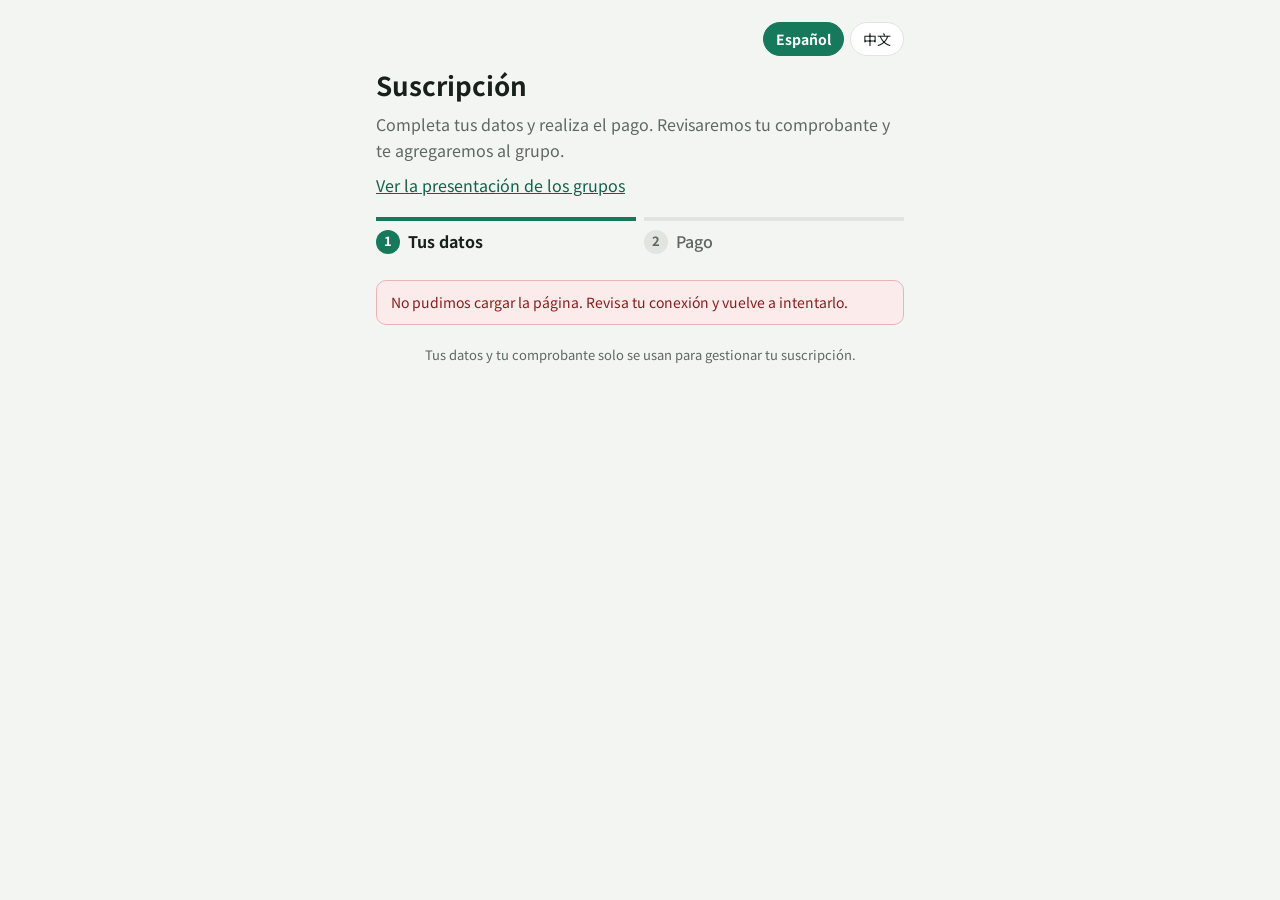
<file: index.html>
<!DOCTYPE html>
<html lang="es">
<head>
<meta charset="utf-8">
<meta name="viewport" content="width=device-width, initial-scale=1, viewport-fit=cover">
<link rel="icon" type="image/png" href="icon.png">
<link rel="apple-touch-icon" href="icon.png">
<meta property="og:type" content="website">
<meta property="og:title" content="訂閱群組簿 · Suscripción">
<meta property="og:description" content="報名、付款和到期日一次管理｜Inscripción, pago y vencimientos en un solo lugar">
<meta property="og:url" content="https://wangchiapin.github.io/subscription/">
<meta property="og:image" content="https://wangchiapin.github.io/subscription/og.jpg?v=20261029">
<meta property="og:image:width" content="1200"><meta property="og:image:height" content="630">
<meta name="twitter:card" content="summary_large_image">
<title>Suscripción</title>
<link rel="preconnect" href="https://fonts.googleapis.com">
<link rel="preconnect" href="https://fonts.gstatic.com" crossorigin>
<link href="https://fonts.googleapis.com/css2?family=Noto+Sans+TC:wght@400;500;700&display=swap" rel="stylesheet">
<style>
*{box-sizing:border-box}
:root{
  --bg:#F3F5F2; --surface:#fff; --line:#E1E5E0; --ink:#18201C; --soft:#5D6863;
  --jade:#17795C; --jade-d:#11624A; --jade-l:#E2F3EB; --red:#C62828; --amber-l:#FFF5D6;
  --sans:"Noto Sans TC","Helvetica Neue",Arial,system-ui,sans-serif;
}
body{margin:0;background:var(--bg);color:var(--ink);font:16px/1.6 var(--sans);-webkit-text-size-adjust:100%}
button,input,select,textarea{font:inherit;color:inherit}
[hidden]{display:none!important}
:focus-visible{outline:3px solid #F2B84B;outline-offset:2px}
.wrap{max-width:560px;margin:0 auto;padding:22px 16px 80px}
h1{font-size:26px;margin:0 0 6px}
h2{font-size:19px;margin:0 0 10px}
.lead{margin:0 0 18px;color:var(--soft)}
.demo{background:var(--amber-l);border:1px solid #E6C56A;border-radius:10px;padding:10px 14px;margin-bottom:16px;font-size:14px}

.steps{display:grid;grid-template-columns:1fr 1fr;gap:8px;list-style:none;padding:0;margin:0 0 18px}
.steps li{display:flex;align-items:center;gap:8px;padding:8px 0;border-top:4px solid var(--line);color:var(--soft);font-weight:500}
.steps li span{display:grid;place-items:center;width:24px;height:24px;border-radius:50%;background:var(--line);font-size:13px;font-weight:700}
.steps li.on{border-top-color:var(--jade);color:var(--ink);font-weight:700}
.steps li.on span,.steps li.done span{background:var(--jade);color:#fff}
.steps li.done{border-top-color:var(--jade)}

.card{background:var(--surface);border:1px solid var(--line);border-radius:14px;padding:20px 18px}
.form{display:grid;gap:16px}
label{display:block}
.lbl{display:block;font-size:14px;font-weight:500;margin-bottom:4px}
.opt{color:var(--soft);font-weight:400}
input[type=text],input[type=email],input[type=number],input[type=datetime-local],select,textarea{width:100%;background:#fff;border:1px solid #B9C0BA;border-radius:10px;padding:11px 12px;font-size:16px;min-height:48px}
textarea{resize:vertical;min-height:80px}
input[aria-invalid=true],select[aria-invalid=true]{border-color:var(--red)}
.fe{margin:4px 0 0;color:var(--red);font-size:14px;min-height:0}
.fe:empty{display:none}
.grid2{display:grid;grid-template-columns:1fr 1fr;gap:12px}
@media(max-width:440px){.grid2{grid-template-columns:1fr}}
.hp{position:absolute;left:-9999px;width:1px;height:1px;overflow:hidden}

.plans{display:grid;gap:10px}
.plan{display:grid;grid-template-columns:auto 1fr auto;align-items:center;gap:2px 12px;padding:12px 14px;border:1.5px solid #B9C0BA;border-radius:12px;cursor:pointer;background:#fff}
.plan input{grid-row:1/3;width:20px;height:20px;accent-color:var(--jade)}
.plan .pl-name{font-weight:700}
.plan .pl-sub{grid-column:2;color:var(--soft);font-size:14px}
.plan .pl-price{grid-row:1/3;grid-column:3;font-weight:700;font-size:18px;display:grid;justify-items:end;line-height:1.35}
.plan .pl-price small{font-size:13px;font-weight:500;color:var(--soft)}
.was{font-size:.78em;font-weight:500;color:var(--soft);text-decoration:line-through;margin-right:6px}
.promo-tag{display:inline-block;font-size:12px;font-weight:700;color:var(--jade-d);margin-left:4px}
.plan:has(input:checked){border-color:var(--jade);background:var(--jade-l)}
.plan:has(input:focus-visible){outline:3px solid #F2B84B;outline-offset:2px}

.btn{display:inline-flex;align-items:center;justify-content:center;min-height:50px;padding:0 20px;border-radius:12px;border:1.5px solid #B9C0BA;background:#fff;font-weight:700;cursor:pointer;text-decoration:none;color:var(--ink)}
.btn.primary{background:var(--jade);border-color:var(--jade);color:#fff}
.btn.primary:hover:not(:disabled){background:var(--jade-d)}
.btn:disabled{opacity:.45;cursor:not-allowed}
.btn.sm{min-height:38px;padding:0 14px;font-size:14px}
.actions{display:flex;gap:10px;margin-top:4px}
.actions .primary{flex:1}
.hint{margin:0;color:var(--soft);font-size:14px}
.err-box{background:#FCEBEB;border:1px solid #E7B5B5;color:#8A1C1C;border-radius:10px;padding:10px 14px;margin-top:12px;font-size:14px}

.sum{display:grid;grid-template-columns:auto 1fr;gap:4px 16px;margin:0}
.sum dt{color:var(--soft)}
.sum dd{margin:0;text-align:right;font-weight:500}
.sum .total{font-size:22px;font-weight:700;color:var(--jade-d)}
.methods{display:grid;gap:8px}
.methods .plan{grid-template-columns:auto 1fr}
.methods .plan input{grid-row:auto}
.box{border:1px solid var(--line);border-radius:12px;padding:14px;background:#FAFBFA}
.box p{margin:0 0 8px}
.copyrow{display:flex;align-items:center;justify-content:space-between;gap:10px;background:#fff;border:1px solid var(--line);border-radius:10px;padding:8px 8px 8px 12px;margin:6px 0}
.copyrow b{word-break:break-all;font-size:16px}
.bank{display:grid;grid-template-columns:auto 1fr;gap:4px 14px;margin:0 0 6px}
.bank dt{color:var(--soft)}
.bank dd{margin:0;word-break:break-all}
.shot{display:flex;align-items:center;gap:12px;flex-wrap:wrap}
.shot img{max-width:120px;max-height:120px;border-radius:8px;border:1px solid var(--line)}
input[type=file]{position:absolute;left:-9999px}
.chk{display:flex;gap:12px;align-items:flex-start}
.chk input{width:22px;height:22px;flex:none;margin-top:2px;accent-color:var(--jade)}
.done-card{text-align:center;padding:32px 20px}
.done-card .ok{display:grid;place-items:center;width:56px;height:56px;margin:0 auto 12px;border-radius:50%;background:var(--jade);color:#fff;font-size:28px}
.langsw{display:flex;justify-content:flex-end;gap:6px;margin:0 0 8px}
.langsw button{font:inherit;font-size:14px;padding:5px 12px;border-radius:999px;border:1px solid var(--line);background:#fff;color:var(--ink);cursor:pointer}
.langsw button.on{background:var(--jade);border-color:var(--jade);color:#fff;font-weight:700}
.acts2{margin:6px 0 10px}
.foot{margin-top:20px;color:var(--soft);font-size:13px;text-align:center}
</style>
</head>
<body>
<div class="wrap">
  <div class="langsw" id="langsw" role="group" aria-label="Idioma / 語言"><button type="button" data-lang="es">Español</button><button type="button" data-lang="zh">中文</button></div>
  <h1>Suscripción</h1>
  <p class="lead">Completa tus datos y realiza el pago. Revisaremos tu comprobante y te agregaremos al grupo.</p>
  <p class="lead" style="margin-top:-8px"><a href="groups/" id="introLink" style="color:var(--jade-d)">Ver la presentación de los grupos</a></p>
  <div id="demo" class="demo" hidden>Modo demostración: la página todavía no está conectada, así que no se envía nada.</div>

  <ol class="steps" id="steps">
    <li class="on" id="st1"><span>1</span>Tus datos</li>
    <li id="st2"><span>2</span>Pago</li>
  </ol>

  <div id="loading" class="card">Cargando…</div>
  <div id="loaderr" class="err-box" hidden></div>

  <!-- Paso 1 -->
  <form id="f1" class="card form" novalidate hidden autocomplete="on">
    <label><span class="lbl">Nombre completo</span>
      <input type="text" name="name" maxlength="80" autocomplete="name">
      <p class="fe" data-for="name"></p></label>

    <label><span class="lbl">País de origen</span>
      <select name="country"></select>
      <p class="fe" data-for="country"></p></label>
    <label id="otherBox" hidden><span class="lbl">¿Cuál país?</span>
      <input type="text" name="countryOther" maxlength="40">
      <p class="fe" data-for="countryOther"></p></label>

    <label><span class="lbl">Edad</span>
      <input type="number" name="age" inputmode="numeric" min="1" max="120">
      <p class="fe" data-for="age"></p></label>

    <div class="grid2">
      <label><span class="lbl">Correo electrónico</span>
        <input type="email" name="email" inputmode="email" autocomplete="email" maxlength="120">
        <p class="fe" data-for="email"></p></label>
      <label><span class="lbl">Confirma tu correo</span>
        <input type="email" name="email2" inputmode="email" autocomplete="off" maxlength="120">
        <p class="fe" data-for="email2"></p></label>
    </div>

    <label><span class="lbl">WhatsApp</span>
      <input type="tel" name="whatsapp" inputmode="tel" autocomplete="tel" maxlength="25" placeholder="+52 55 1234 5678">
      <p class="hint">Con código de país. Te agregaremos al grupo de WhatsApp con este número; al entrar, los demás miembros podrán verlo.</p>
      <p class="fe" data-for="whatsapp"></p></label>

    <label id="groupBox"><span class="lbl">Grupo</span>
      <select name="group"></select>
      <p class="fe" data-for="group"></p></label>
    <p class="hint" id="groupDesc" hidden></p>

    <div><span class="lbl">Plan</span>
      <div class="plans" id="plans"></div>
      <p class="hint" id="promoNote" hidden style="margin-top:8px"></p>
      <p class="fe" data-for="plan"></p></div>

    <label><span class="lbl">Comentarios <span class="opt">(opcional)</span></span>
      <textarea name="note" maxlength="350"></textarea></label>

    <div id="consents" class="form"></div>

    <div class="hp" aria-hidden="true"><label>Sitio web<input type="text" name="website" tabindex="-1" autocomplete="off"></label></div>

    <div class="actions"><button type="submit" class="btn primary" id="next">Siguiente</button></div>
    <div id="err1" class="err-box" hidden></div>
  </form>

  <!-- Paso 2 -->
  <form id="f2" class="form" novalidate hidden>
    <div class="card">
      <h2>Resumen</h2>
      <dl class="sum" id="sum"></dl>
      <p class="hint" id="priceNote" hidden style="margin-top:10px"></p>
    </div>

    <div class="card form">
      <div id="curBox" hidden>
        <span class="lbl">Moneda de pago</span>
        <div class="methods" id="curOpts"></div>
      </div>

      <div class="box" id="paypalBox"></div>
      <div class="box" id="bankBox" hidden></div>

      <label><span class="lbl" id="refLabel">ID de la transacción de PayPal</span>
        <input type="text" name="ref" maxlength="80" autocomplete="off">
        <p class="hint" id="refHint"></p></label>

      <label><span class="lbl">Fecha y hora del pago</span>
        <input type="datetime-local" name="paidAt"></label>

      <div>
        <span class="lbl">Captura de pantalla del pago</span>
        <div class="shot">
          <label class="btn sm" for="shot" id="shotBtn" tabindex="0">Subir captura</label>
          <input type="file" id="shot" accept="image/*">
          <img id="prev" alt="Vista previa de tu captura" hidden>
          <button type="button" class="btn sm" id="shotDel" hidden>Quitar</button>
        </div>
        <p class="fe" id="shotErr"></p>
      </div>

      <p class="hint">Revisaremos tu nivel; si el grupo no corresponde, te contactaremos para ajustarlo.</p>
      <label class="chk"><input type="checkbox" id="ok"><span>Confirmo que ya realicé el pago y que mis datos son correctos.</span></label>

      <p class="hint" id="hint2">Completa todos los campos para poder confirmar.</p>
      <div class="actions">
        <button type="button" class="btn" id="back">Atrás</button>
        <button type="submit" class="btn primary" id="submit" disabled>Confirmar suscripción</button>
      </div>
      <div id="err2" class="err-box" hidden></div>
    </div>
  </form>

  <!-- Listo -->
  <section id="done" class="card done-card" hidden>
    <div class="ok" aria-hidden="true">✓</div>
    <h2>¡Solicitud enviada!</h2>
    <p>Revisaremos tu pago y te agregaremos al grupo. Te contactaremos al correo <b id="doneMail"></b>.</p>
    <p class="hint">Revisaremos tu nivel; si el grupo no corresponde, te contactaremos para ajustarlo.</p>
    <p class="hint">Tu referencia: <b id="doneRef"></b></p>
  </section>

  <p class="foot">Tus datos y tu comprobante solo se usan para gestionar tu suscripción.</p>
</div>

<script>
/* =====================================================================
   設定：部署 Apps Script 網頁應用程式後，把網址貼在這裡。
   （Code.gs 檔頭有部署步驟）沒填時是示範模式，不會送出任何資料。
   ===================================================================== */
const API_URL = "https://script.google.com/macros/s/AKfycbxmg84I5we5h72F2tBjOVfmBVL7jZIQuXEggk1SNxctbxLdA4pmYE9hgSMMyBXlhLXHVQ/exec";
const DEMO = API_URL.startsWith("YOUR_");
const PAYPAL_ME = "https://paypal.me/ben790831";
const CONTACT_EMAIL = "a2224907@gmail.com";
const IGURL = "https://www.instagram.com/cadadiaunosminutos_ben_chino/";

const COUNTRIES = [
  ["MX", "México", "墨西哥", "52"], ["ES", "España", "西班牙", "34"], ["CO", "Colombia", "哥倫比亞", "57"], ["AR", "Argentina", "阿根廷", "54"],
  ["CL", "Chile", "智利", "56"], ["PE", "Perú", "秘魯", "51"], ["VE", "Venezuela", "委內瑞拉", "58"], ["EC", "Ecuador", "厄瓜多", "593"],
  ["GT", "Guatemala", "瓜地馬拉", "502"], ["CR", "Costa Rica", "哥斯大黎加", "506"], ["PA", "Panamá", "巴拿馬", "507"], ["UY", "Uruguay", "烏拉圭", "598"],
  ["PY", "Paraguay", "巴拉圭", "595"], ["BO", "Bolivia", "玻利維亞", "591"], ["HN", "Honduras", "宏都拉斯", "504"], ["SV", "El Salvador", "薩爾瓦多", "503"],
  ["NI", "Nicaragua", "尼加拉瓜", "505"], ["DO", "República Dominicana", "多明尼加", "1"], ["CU", "Cuba", "古巴", "53"], ["PR", "Puerto Rico", "波多黎各", "1"],
  ["US", "Estados Unidos", "美國", "1"], ["OTHER", "Otro país", "", ""]
];
const PLANS = {
  monthly:   { es: "Mensual",    sub: "1 mes",   zh: "月訂", zhSub: "1 個月" },
  bimonthly: { es: "Bimestral",  sub: "2 meses", zh: "雙月", zhSub: "2 個月" },
  quarterly: { es: "Trimestral", sub: "3 meses", zh: "季",   zhSub: "3 個月" }
};
const planName = k => L(PLANS[k].es, PLANS[k].zh), planSub = k => L(PLANS[k].sub, PLANS[k].zhSub);

const $ = (s, el = document) => el.querySelector(s);
const esc = s => String(s ?? "").replace(/[&<>"']/g, c => ({ "&": "&amp;", "<": "&lt;", ">": "&gt;", '"': "&quot;", "'": "&#39;" }[c]));
function money(n, c) {
  const s = Number(n).toLocaleString("en-US", { maximumFractionDigits: 2 });
  return c === "MXN" ? `$${s} MXN` : c === "USD" ? `US$ ${s}` : `NT$ ${s}`;
}

/* ---------- 語言：Español / 中文（網址加 ?lang=zh 可直接開中文）---------- */
const ZH = {
  "Suscripción": "訂閱",
  "Completa tus datos y realiza el pago. Revisaremos tu comprobante y te agregaremos al grupo.": "請填寫資料並完成付款。我們核對付款憑證後，會把你加入群組。",
  "Modo demostración: la página todavía no está conectada, así que no se envía nada.": "示範模式：頁面尚未連線，不會送出任何資料。",
  "Tus datos": "你的資料", "Pago": "付款", "Cargando…": "載入中…",
  "Nombre completo": "姓名（全名）", "País de origen": "國家", "¿Cuál país?": "哪個國家？", "Edad": "年齡",
  "Correo electrónico": "電子郵件", "Confirma tu correo": "再次輸入電子郵件",
  "Con código de país. Te agregaremos al grupo de WhatsApp con este número; al entrar, los demás miembros podrán verlo.": "請含國碼。我們會用這個號碼把你加入 WhatsApp 群組；加入後，其他成員看得到這個號碼。",
  "Grupo": "群組", "Plan": "方案", "Comentarios": "備註", "(opcional)": "（選填）", "Siguiente": "下一步",
  "Resumen": "摘要", "Método de pago": "付款方式", "Transferencia bancaria (México)": "銀行轉帳（墨西哥）",
  "Disponible para planes bimestral y trimestral.": "限雙月、季方案使用。", "Moneda de pago": "付款幣別",
  "ID de la transacción de PayPal": "PayPal 交易編號", "Fecha y hora del pago": "付款日期與時間",
  "Captura de pantalla del pago": "付款截圖", "Subir captura": "上傳截圖", "Cambiar captura": "更換截圖", "Quitar": "移除",
  "Confirmo que ya realicé el pago y que mis datos son correctos.": "我確認已完成付款，且資料正確。",
  "Completa todos los campos para poder confirmar.": "請填完所有欄位才能送出。",
  "Atrás": "上一步", "Confirmar suscripción": "確認訂閱", "Enviando…": "送出中…",
  "¡Solicitud enviada!": "申請已送出！",
  "Revisaremos tu pago y te agregaremos al grupo. Te contactaremos al correo": "我們會核對你的付款並把你加入群組，並以電子郵件聯絡你：",
  ".": "。", "Tu referencia:": "你的申請編號：",
  "Tus datos y tu comprobante solo se usan para gestionar tu suscripción.": "你的資料和付款憑證只用於管理你的訂閱。",
  "Ver la presentación de los grupos": "先看看群組介紹",
  "Vista previa de tu captura": "截圖預覽",
  "Revisaremos tu nivel; si el grupo no corresponde, te contactaremos para ajustarlo.": "我們會確認你的程度；若群組不符，會再聯繫你調整。"
};
const lsGet = k => { try { return localStorage.getItem(k); } catch (e) { return null; } };
const lsPut = (k, v) => { try { localStorage.setItem(k, v); } catch (e) {} };
let LANG = (new URLSearchParams(location.search).get("lang") || lsGet("subLang") || "es") === "zh" ? "zh" : "es";
const tr = es => (LANG === "zh" && ZH[es]) || es;          // 靜態字串（查表）
const L = (es, zh) => LANG === "zh" ? zh : es;               // 動態字串（直接給兩種）
function setT(el, es){ el.dataset.k = es; el.textContent = tr(es); }
function translateStatic(){
  const w = document.createTreeWalker(document.body, NodeFilter.SHOW_TEXT, { acceptNode: n => {
    const p = n.parentElement; if (!p || p.closest("script,style,.hp,[data-k],.langsw")) return NodeFilter.FILTER_REJECT;
    return n.nodeValue.trim() ? NodeFilter.FILTER_ACCEPT : NodeFilter.FILTER_REJECT; } });
  const nodes = []; while (w.nextNode()) nodes.push(w.currentNode);
  nodes.forEach(n => {
    if (n.__es === undefined) n.__es = n.nodeValue;
    const lead = n.__es.match(/^\s*/)[0], tail = n.__es.match(/\s*$/)[0], key = n.__es.trim();
    n.nodeValue = lead + tr(key) + tail;
  });
  document.querySelectorAll("img[alt]").forEach(i => { if (!i.dataset.altEs) i.dataset.altEs = i.alt; i.alt = tr(i.dataset.altEs); });
  document.querySelectorAll("[data-k]").forEach(el => { el.textContent = el.dataset.k ? (VZH[el.dataset.k] && LANG === "zh" ? VZH[el.dataset.k] : tr(el.dataset.k)) : ""; });
  document.title = tr("Suscripción");
  { const a = document.getElementById("introLink"); if (a) a.href = "groups/" + (LANG === "zh" ? "?lang=zh" : ""); }
}
const pad = n => String(n).padStart(2, "0");
const nowLocal = () => { const d = new Date(); return `${d.getFullYear()}-${pad(d.getMonth() + 1)}-${pad(d.getDate())}T${pad(d.getHours())}:${pad(d.getMinutes())}`; };

/* ---------- API（示範模式用假資料） ---------- */
const DEMO_GROUPS = [{ id: "demo", name: "Grupo de práctica de chino", desc: "Práctica diaria de conversación con retroalimentación.", currency: "USD", priceTable: { USD: { monthly: 8, bimonthly: 15, quarterly: 21 }, MXN: { monthly: 150, bimonthly: 280, quarterly: 390 }, TWD: { monthly: 250, bimonthly: 470, quarterly: 650 } } }];
async function api(action, params = {}) {
  if (DEMO) {
    await new Promise(r => setTimeout(r, 300));
    if (action === "groups") return { ok: true, groups: DEMO_GROUPS };
    const g = DEMO_GROUPS[0], pl = params.plan;
    const options = Object.keys(g.priceTable).filter(c => g.priceTable[c][pl] > 0).map(c => ({ currency: c, amount: g.priceTable[c][pl], link: "" }));
    const bankOk = params.country === "MX" && pl !== "monthly";
    return { ok: true, amount: options[0].amount, currency: options[0].currency, options,
      paypal: { email: "demo@example.com", link: "", note: "" },
      bank: bankOk ? { bank: "Banco de ejemplo", holder: "Titular de ejemplo", clabe: "000000000000000000", amount: g.priceTable.MXN[pl], currency: "MXN", note: "En el concepto escribe tu nombre." } : null };
  }
  const u = new URL(API_URL); u.searchParams.set("action", action);
  Object.entries(params).forEach(([k, v]) => u.searchParams.set(k, v));
  const r = await fetch(u.toString()); return r.json();
}
async function post(body) {
  if (DEMO) { await new Promise(r => setTimeout(r, 500)); return { ok: true, ref: "DEMO01" }; }
  const r = await fetch(API_URL, { method: "POST", headers: { "Content-Type": "text/plain;charset=utf-8" }, body: JSON.stringify(body) });
  return r.json();
}

/* ---------- 狀態 ---------- */
const CUR_NAME = () => L({ USD: "Dólar estadounidense", MXN: "Peso mexicano", TWD: "Nuevo dólar taiwanés" }, { USD: "美金", MXN: "墨西哥披索", TWD: "新台幣" });
const S = { cur: "", groups: [], group: null, plan: "", country: "", info: null, method: "paypal", shot: null, sending: false, email: "", agreeRules: false, sentVoice: false };
const f1 = $("#f1"), f2 = $("#f2");

function showStep(n) {
  f1.hidden = n !== 1; f2.hidden = n !== 2; $("#done").hidden = n !== 3;
  $("#st1").className = n === 1 ? "on" : "done"; $("#st2").className = n === 2 ? "on" : "";
  if (n === 3) $("#steps").hidden = true;
  window.scrollTo({ top: 0 });
}

/* ---------- 載入群組 ---------- */
async function init() {
  if (DEMO) $("#demo").hidden = false;
  buildCountry();
  try {
    const r = await api("groups");
    if (!r.ok) throw new Error("api");
    S.groups = r.groups || [];
  } catch (e) {
    $("#loading").hidden = true;
    const b = $("#loaderr"); b.hidden = false; b.textContent = L("No pudimos cargar la página. Revisa tu conexión y vuelve a intentarlo.", "無法載入頁面，請檢查網路後再試一次。");
    return;
  }
  $("#loading").hidden = true;
  if (!S.groups.length) { const b = $("#loaderr"); b.hidden = false; b.textContent = L("Por ahora no hay grupos disponibles para suscribirse.", "目前沒有可訂閱的群組。"); return; }
  buildGroup();
  if (S.groups.length === 1) $("[name=group]", f1).value = S.groups[0].id;
  onGroup();
  restoreDraft();
  f1.hidden = false;
}

function buildCountry(){
  const sel = $("[name=country]", f1), v = sel.value;
  sel.innerHTML = `<option value="">${esc(L("Elige tu país", "請選擇國家"))}</option>` + COUNTRIES.map(c => `<option value="${c[0]}">${esc(LANG === "zh" ? (c[0] === "OTHER" ? "其他國家" : c[2]) : c[1])}</option>`).join("");
  sel.value = v;
}
function buildGroup(){
  const sel = $("[name=group]", f1), v = sel.value;
  sel.innerHTML = (S.groups.length > 1 ? `<option value="">${esc(L("Elige un grupo", "請選擇群組"))}</option>` : "") + S.groups.map(g => `<option value="${esc(g.id)}">${esc(g.name)}</option>`).join("");
  sel.value = v;
}
/* 這個方案有定價的所有幣別（主要幣別排第一）。群組目前有優惠（後端只在生效時才給 g.promo）的話，
   amount 是優惠價、list 是原價、promo=true；續訂不適用優惠，到付款步驟後端會改回原價。 */
function pricesOf(g, plan) {
  const t = g.priceTable || {}, order = [g.currency, ...Object.keys(t).filter(c => c !== g.currency)];
  const pt = (g.promo && g.promo.table) || {};
  return order.filter(c => t[c] && Number(t[c][plan]) > 0).map(c => {
    const list = Number(t[c][plan]), pv = Number(pt[c] && pt[c][plan]);
    return pv > 0 && pv < list ? { currency: c, amount: pv, list, promo: true } : { currency: c, amount: list };
  });
}
const MESES = ["enero", "febrero", "marzo", "abril", "mayo", "junio", "julio", "agosto", "septiembre", "octubre", "noviembre", "diciembre"];
function fmtYmd(s) {
  const m = String(s || "").match(/^(\d{4})-(\d{2})-(\d{2})$/); if (!m) return "";
  return LANG === "zh" ? `${m[1]}年${Number(m[2])}月${Number(m[3])}日` : `${Number(m[3])} de ${MESES[Number(m[2]) - 1]} de ${m[1]}`;
}
const moneyWas = o => o.promo ? `<span class="was">${esc(money(o.list != null ? o.list : o.listAmount, o.currency))}</span>` : "";
function promoText(until) {
  const d = fmtYmd(until);
  return L(`Promoción válida hasta el ${d} (hora de Taiwán), también para renovaciones.`,
           `優惠價至 ${d} 止（台灣時間），續訂也適用。`);
}
function onGroup() {
  const id = $("[name=group]", f1).value;
  S.group = S.groups.find(g => g.id === id) || null;
  const d = $("#groupDesc"); d.hidden = !(S.group && S.group.desc); d.textContent = S.group ? (S.group.desc || "") : "";
  renderConsents();
  const box = $("#plans");
  if (!S.group) { box.innerHTML = `<p class="hint">${esc(L("Elige un grupo para ver los planes.", "請先選擇群組，才會顯示方案。"))}</p>`; S.plan = ""; $("#promoNote").hidden = true; return; }
  const keys = Object.keys(PLANS).filter(k => pricesOf(S.group, k).length);
  if (!keys.includes(S.plan)) S.plan = "";
  box.innerHTML = keys.map(k => `<label class="plan"><input type="radio" name="plan" value="${k}" ${S.plan === k ? "checked" : ""}>
    <span class="pl-name">${planName(k)}</span><span class="pl-sub">${planSub(k)}</span>
    <span class="pl-price">${pricesOf(S.group, k).map((o, i) => i ? `<small>${moneyWas(o)}${esc(money(o.amount, o.currency))}</small>` : `<span>${moneyWas(o)}${esc(money(o.amount, o.currency))}</span>`).join("")}</span></label>`).join("");
  const pn = $("#promoNote"), pr = S.group.promo;
  pn.hidden = !(pr && pr.until && keys.some(k => pricesOf(S.group, k).some(o => o.promo)));
  if (!pn.hidden) pn.textContent = promoText(pr.until);
}
f1.addEventListener("change", e => {
  if (e.target.name === "group") onGroup();
  if (e.target.name === "plan") S.plan = e.target.value;
  if (e.target.name === "agreeRules") S.agreeRules = e.target.checked;
  if (e.target.name === "sentVoice") S.sentVoice = e.target.checked;
  if (e.target.name === "country") {
    $("#otherBox").hidden = e.target.value !== "OTHER";
    // 號碼欄還沒填（或只有上一個國碼）時，自動帶入該國國碼
    const wa = f1.elements.whatsapp, prev = COUNTRIES.find(c => c[0] === S.country), cur = COUNTRIES.find(c => c[0] === e.target.value);
    const empty = !wa.value.trim() || (prev && prev[3] && wa.value.replace(/\s/g, "") === "+" + prev[3]);
    if (empty) wa.value = cur && cur[3] ? "+" + cur[3] + " " : "";
    S.country = e.target.value;
  }
});

/* ---------- 第 1 步資料暫存在自己的瀏覽器（聯繫 Ben 後回來不用重填；送出後清掉，不存截圖與勾選）---------- */
const DRAFT_KEY = "subDraft";
function saveDraft() {
  try {
    const d = { plan: S.plan };
    ["name", "country", "countryOther", "age", "email", "email2", "whatsapp", "group", "note"].forEach(n => d[n] = f1.elements[n].value);
    localStorage.setItem(DRAFT_KEY, JSON.stringify(d));
  } catch (e) {}
}
function clearDraft() { try { localStorage.removeItem(DRAFT_KEY); } catch (e) {} }
function restoreDraft() {
  let d = null; try { d = JSON.parse(localStorage.getItem(DRAFT_KEY) || "null"); } catch (e) {}
  if (!d) return;
  ["name", "countryOther", "age", "email", "email2", "whatsapp", "note"].forEach(n => { if (d[n]) f1.elements[n].value = d[n]; });
  if (d.country) { f1.elements.country.value = d.country; S.country = f1.elements.country.value; $("#otherBox").hidden = S.country !== "OTHER"; }
  if (d.group && S.groups.some(g => g.id === d.group)) { f1.elements.group.value = d.group; onGroup(); }
  if (d.plan) { const r = f1.querySelector(`input[name=plan][value="${d.plan}"]`); if (r) { r.checked = true; S.plan = d.plan; } }
}
f1.addEventListener("input", saveDraft);
f1.addEventListener("change", saveDraft);

/* ---------- 第 1 步：驗證 ---------- */
function fieldErr(name, msg) {
  const p = $(`.fe[data-for="${name}"]`, f1); if (p) { p.dataset.k = msg || ""; p.textContent = msg ? L(msg, VZH[msg] || msg) : ""; }
  const i = f1.elements[name]; if (i && i.setAttribute) i.setAttribute("aria-invalid", msg ? "true" : "false");
  return !msg;
}
const VZH = {
  "Escribe tu nombre completo.": "請輸入你的全名。", "Elige tu país.": "請選擇國家。", "Escribe tu país.": "請輸入你的國家。",
  "Escribe tu edad con números.": "請用數字輸入年齡。", "Escribe un correo válido.": "請輸入有效的電子郵件。",
  "Los correos no coinciden.": "兩次輸入的電子郵件不一致。",
  "Escribe tu número con código de país, por ejemplo +52 55 1234 5678.": "請輸入含國碼的號碼，例如 +52 55 1234 5678。",
  "Elige un grupo.": "請選擇群組。", "Elige un plan.": "請選擇方案。",
  "Debes aceptar las reglas y la política de no reembolso.": "請勾選：你已閱讀規則並同意不退款政策。",
  "Confirma que ya enviaste tu mensaje de voz a Ben.": "請確認你已傳送語音訊息給 Ben。"
};
const isVip = g => !!g && /vip/i.test(g.name || "");
/* 報名前勾選：所有群組都要同意規則與不退款；VIP 還要確認已傳語音訊息給 Ben */
function renderConsents() {
  const box = $("#consents"); if (!box) return;
  const vip = isVip(S.group);
  const href = "groups/" + (LANG === "zh" ? "?lang=zh" : "") + (vip ? "#vip" : "#basico");
  const link = `<a href="${href}" target="_blank" rel="noopener" style="color:var(--jade-d)">${esc(L("reglas del grupo", "群組規則"))}</a>`;
  const rulesTxt = LANG === "zh"
    ? `我已閱讀${link}，並同意<b>不退款政策</b>（付款後，無論任何情況均不退款）。`
    : `Ya leí las ${link} y acepto la <b>política de NO REEMBOLSO</b> (una vez realizado el pago, no hay reembolsos bajo ninguna circunstancia).`;
  const one = (name, checked, html) => `<div><label class="chk"><input type="checkbox" name="${name}" ${checked ? "checked" : ""}><span>${html}</span></label><p class="fe" data-for="${name}"></p></div>`;
  box.innerHTML = one("agreeRules", S.agreeRules, rulesTxt)
    + (vip ? one("sentVoice", S.sentVoice, esc(L("Ya envié mi mensaje de voz a Ben por Instagram.", "我已用 Instagram 傳送語音訊息給 Ben。"))) : "");
}
function validate1() {
  const v = n => (f1.elements[n]?.value || "").trim();
  const bad = [];
  const chk = (name, cond, msg) => { if (!fieldErr(name, cond ? "" : msg)) bad.push(name); };
  chk("name", v("name").length >= 2, "Escribe tu nombre completo.");
  chk("country", !!v("country"), "Elige tu país.");
  chk("countryOther", v("country") !== "OTHER" || v("countryOther").length >= 2, "Escribe tu país.");
  const age = Number(v("age"));
  chk("age", Number.isInteger(age) && age >= 1 && age <= 120, "Escribe tu edad con números.");
  chk("email", /^[^\s@]+@[^\s@]+\.[^\s@]+$/.test(v("email")), "Escribe un correo válido.");
  chk("email2", v("email").toLowerCase() === v("email2").toLowerCase(), "Los correos no coinciden.");
  const waDigits = v("whatsapp").replace(/\D/g, "");
  chk("whatsapp", v("whatsapp").startsWith("+") && waDigits.length >= 8 && waDigits.length <= 15, "Escribe tu número con código de país, por ejemplo +52 55 1234 5678.");
  chk("group", !!S.group, "Elige un grupo.");
  chk("plan", !!S.plan, "Elige un plan.");
  chk("agreeRules", !!f1.elements.agreeRules?.checked, "Debes aceptar las reglas y la política de no reembolso.");
  chk("sentVoice", !isVip(S.group) || !!f1.elements.sentVoice?.checked, "Confirma que ya enviaste tu mensaje de voz a Ben.");
  if (bad.length) { const el = f1.elements[bad[0]] || $(".plans", f1); el.focus && el.focus(); return false; }
  return true;
}
function showErr(id, msg) { const b = $(id); b.hidden = !msg; b.textContent = msg || ""; }
const clearErrs = () => { showErr("#err1", ""); showErr("#err2", ""); $("#shotErr").textContent = ""; };

f1.addEventListener("submit", async e => {
  e.preventDefault();
  showErr("#err1", "");
  if (f1.elements.website.value) return;       // 防機器人欄位
  if (!validate1()) return;
  S.country = f1.elements.country.value; S.email = f1.elements.email.value.trim();
  const btn = $("#next"); btn.disabled = true; setT(btn, "Cargando…");
  try {
    const info = await api("payinfo", { groupId: S.group.id, plan: S.plan, country: S.country });
    if (!info.ok) throw new Error(info.error || "api");
    S.info = info; S.shot = null;
    fillStep2();
    showStep(2);
  } catch (err) {
    console.error(err);
    showErr("#err1", L("No pudimos cargar la información de pago. Inténtalo de nuevo en un momento.", "無法載入付款資訊，請稍後再試。"));
  } finally { btn.disabled = false; setT(btn, "Siguiente"); }
});

/* ---------- 第 2 步：付款資訊 ---------- */
function copyRow(text) { return `<div class="copyrow"><b>${esc(text)}</b><button type="button" class="btn sm" data-copy="${esc(text)}">${esc(L("Copiar", "複製"))}</button></div>`; }
function renderSum(){
  $("#sum").innerHTML = `<dt>${esc(tr("Grupo"))}</dt><dd>${esc(S.group.name)}</dd><dt>${esc(tr("Plan"))}</dt><dd>${esc(planName(S.plan))}</dd><dt>${esc(L("Total a pagar", "應付總額"))}</dt><dd class="total" id="total"></dd>`;
}
function renderCurOpts(){
  const i = S.info;
  $("#curOpts").innerHTML = i.options.map(o => `<label class="plan"><input type="radio" name="cur" value="${o.currency}" ${o.currency === S.cur ? "checked" : ""}>
    <span>${moneyWas(o)}<b>${esc(money(o.amount, o.currency))}</b> <span class="hint">${CUR_NAME()[o.currency] || o.currency}</span></span></label>`).join("");
}
/* 付款頁的價格說明：優惠價截止日（新學員與續訂都適用） */
function renderPriceNote() {
  const i = S.info, n = $("#priceNote");
  const t = (i.options.some(o => o.promo) && i.promoUntil) ? promoText(i.promoUntil) : "";
  n.hidden = !t; n.textContent = t;
}

function fillStep2() {
  const i = S.info;
  renderSum(); renderPriceNote();
  // 幣別：墨西哥人預設披索（有定價的話），其他人用主要幣別
  S.cur = (S.country === "MX" && i.options.some(o => o.currency === "MXN")) ? "MXN" : i.options[0].currency;
  renderCurOpts();
  f2.elements.ref.value = ""; f2.elements.paidAt.value = nowLocal(); f2.elements.paidAt.max = nowLocal();
  $("#ok").checked = false; $("#shot").value = ""; setShot(null); showErr("#err2", "");
  renderMethod();
}

/* 付款方式由幣別決定：MXN＝先聯繫 Ben 取得帳號再轉帳；其他幣別＝PayPal（paypal.me 連結，帶金額）。
   送給後端的 method 一律是 "paypal"（後端只認這個），管理頁再依幣別判斷實際付款方式。 */
const isMxn = () => S.cur === "MXN";
function renderMethod() {
  const i = S.info, mxn = isMxn();
  const opt = i.options.find(o => o.currency === S.cur) || i.options[0];
  $("#curBox").hidden = i.options.length < 2;
  $("#total").innerHTML = moneyWas(opt) + esc(money(opt.amount, opt.currency));
  $("#paypalBox").hidden = mxn; $("#bankBox").hidden = !mxn;
  if (!mxn) {
    $("#bankBox").innerHTML = "";
    const url = `${PAYPAL_ME}/${Number(opt.amount)}${opt.currency}`;
    $("#paypalBox").innerHTML = `<p>${LANG === "zh" ? `請付款 <b>${esc(money(opt.amount, opt.currency))}</b>：` : `Paga <b>${esc(money(opt.amount, opt.currency))}</b>:`}</p>
      <a class="btn primary" href="${esc(url)}" target="_blank" rel="noopener">${esc(L("Pagar con PayPal", "前往 PayPal 付款"))}</a>
      <p class="hint" style="margin-top:8px">${esc(L("Después de pagar, guarda la captura de pantalla y el ID de la transacción.", "付款後，請保存付款截圖和交易編號。"))}</p>`;
    $("#refLabel").textContent = L("ID de la transacción de PayPal", "PayPal 交易編號");
    $("#refHint").textContent = L("Lo encuentras en el comprobante o en el correo de PayPal.", "可在 PayPal 的收據或通知信中找到。");
  } else {
    $("#paypalBox").innerHTML = "";
    $("#bankBox").innerHTML = `<p>${LANG === "zh" ? `轉帳金額：<b>${esc(money(opt.amount, "MXN"))}</b>。` : `Monto a transferir: <b>${esc(money(opt.amount, "MXN"))}</b>.`}</p>
      <p><b>${esc(L("Antes de transferir", "匯款前"))}</b>${LANG === "zh" ? "，請先用 Instagram 私訊或 email 聯繫我，取得匯款帳號資料。匯款後再回到這一頁，填寫下面的資料。" : ", escríbeme por Instagram o por correo para pedirte los datos de la cuenta. Cuando hayas transferido, vuelve a esta página y completa los datos de abajo."}</p>
      <div class="acts2"><a class="btn sm primary" href="${IGURL}" target="_blank" rel="noopener">${esc(L("Escribirme por Instagram", "用 Instagram 私訊我"))}</a></div>
      <span class="hint">${esc(L("O por correo:", "或寄 email："))}</span>${copyRow(CONTACT_EMAIL)}
      <a class="btn sm" href="mailto:${CONTACT_EMAIL}">${esc(L("Escribirme por correo", "寄 email 給我"))}</a>`;
    $("#refLabel").textContent = L("Clave de rastreo o número de referencia", "轉帳追蹤碼或參考編號");
    $("#refHint").textContent = L("Aparece en el comprobante de tu transferencia.", "顯示在你的轉帳憑證上。");
  }
  check2();
}

f2.addEventListener("change", e => {
  if (e.target.name === "cur") { S.cur = e.target.value; renderMethod(); }
});
f2.addEventListener("input", check2);
$("#back").addEventListener("click", () => showStep(1));

document.addEventListener("click", e => {
  const b = e.target.closest("[data-copy]"); if (!b) return;
  const done = () => { const t = b.textContent; b.textContent = L("Copiado", "已複製"); setTimeout(() => b.textContent = t, 1500); };
  if (navigator.clipboard?.writeText) navigator.clipboard.writeText(b.dataset.copy).then(done, () => {});
  else { const ta = document.createElement("textarea"); ta.value = b.dataset.copy; document.body.appendChild(ta); ta.select(); try { document.execCommand("copy"); done(); } catch (x) {} ta.remove(); }
});

/* ---------- 截圖：壓縮成 JPEG ---------- */
async function compress(file) {
  if (!file.type.startsWith("image/")) throw new Error("type");
  const url = URL.createObjectURL(file);
  try {
    const img = await new Promise((res, rej) => { const i = new Image(); i.onload = () => res(i); i.onerror = () => rej(new Error("decode")); i.src = url; });
    const sc = Math.min(1, 1600 / Math.max(img.naturalWidth, img.naturalHeight));
    const c = document.createElement("canvas"); c.width = Math.round(img.naturalWidth * sc); c.height = Math.round(img.naturalHeight * sc);
    const ctx = c.getContext("2d"); ctx.fillStyle = "#fff"; ctx.fillRect(0, 0, c.width, c.height); ctx.drawImage(img, 0, 0, c.width, c.height);
    let q = 0.82, out = c.toDataURL("image/jpeg", q);
    while (out.length > 3000000 && q > 0.5) { q -= 0.1; out = c.toDataURL("image/jpeg", q); }
    if (out.length > 5000000) throw new Error("big");
    return out;
  } finally { URL.revokeObjectURL(url); }
}
function setShot(dataUrl) {
  S.shot = dataUrl;
  const img = $("#prev"); img.hidden = !dataUrl; if (dataUrl) img.src = dataUrl;
  $("#shotDel").hidden = !dataUrl; setT($("#shotBtn"), dataUrl ? "Cambiar captura" : "Subir captura");
}
$("#shot").addEventListener("change", async e => {
  const file = e.target.files[0]; $("#shotErr").textContent = ""; if (!file) return;
  try { setShot(await compress(file)); }
  catch (err) { console.error(err); setShot(null); $("#shotErr").textContent = L("No pudimos leer esa imagen. Prueba con otra captura (JPG o PNG).", "無法讀取這張圖片，請換一張截圖（JPG 或 PNG）。"); }
  check2();
});
$("#shotBtn").addEventListener("keydown", e => { if (e.key === "Enter" || e.key === " ") { e.preventDefault(); $("#shot").click(); } });
$("#shotDel").addEventListener("click", () => { $("#shot").value = ""; setShot(null); check2(); });

/* ---------- 全部填完才能按確認 ---------- */
function check2() {
  const ok = f2.elements.ref.value.trim().length >= 6 && !!f2.elements.paidAt.value && !!S.shot && $("#ok").checked && !S.sending;
  $("#submit").disabled = !ok; $("#hint2").hidden = ok;
}

const ERRORS = () => L({
  rate: "Enviaste varias solicitudes seguidas. Inténtalo de nuevo más tarde.",
  method: "Ese método de pago no está disponible para tu plan. Vuelve atrás y revisa tus datos.",
  currency: "Esa moneda no está disponible para este plan. Vuelve atrás e inténtalo de nuevo.",
  file: "La captura es demasiado grande o no es una imagen válida. Prueba con otra."
}, {
  rate: "你連續送出太多次，請稍後再試。",
  method: "你的方案無法使用這個付款方式，請回上一步檢查資料。",
  currency: "這個方案無法使用該幣別，請回上一步再試一次。",
  file: "截圖太大或不是有效的圖片，請換一張。"
});
f2.addEventListener("submit", async e => {
  e.preventDefault(); if ($("#submit").disabled) return;
  S.sending = true; check2(); showErr("#err2", "");
  const btn = $("#submit"); setT(btn, "Enviando…");
  const c = COUNTRIES.find(x => x[0] === S.country);
  const body = {
    hp: f1.elements.website.value,
    name: f1.elements.name.value.trim(),
    countryCode: S.country,
    nationality: S.country === "OTHER" ? f1.elements.countryOther.value.trim() : c[2],
    age: Number(f1.elements.age.value),
    email: S.email,
    whatsapp: "+" + f1.elements.whatsapp.value.replace(/\D/g, ""),
    groupId: S.group.id, plan: S.plan,
    method: "paypal",
    currency: S.cur,
    quotedAmount: Number((S.info.options.find(o => o.currency === S.cur) || S.info.options[0]).amount),   // 付款頁上顯示的金額（只供對照）
    ref: f2.elements.ref.value.trim(),
    paidAt: f2.elements.paidAt.value,
    note: [`[已同意規則與不退款 ${new Date().toISOString().slice(0, 16)}Z]`, isVip(S.group) ? "[VIP：已傳語音訊息給 Ben]" : "", f1.elements.note.value.trim()].filter(Boolean).join(" "),
    acceptedRules: true, voiceSent: isVip(S.group) ? true : null, acceptedAt: new Date().toISOString(),
    screenshot: { mime: "image/jpeg", data: S.shot.split(",")[1] },
    lang: "es",          // 後端沿用西文（信件語言不變）
    uiLang: LANG         // 學生看的是哪個語言版本
  };
  try {
    const r = await post(body);
    if (!r.ok) { showErr("#err2", ERRORS()[r.error] || L(`No pudimos enviar tu solicitud. Revisa tus datos e inténtalo de nuevo. (código: ${r.error || "desconocido"})`, `無法送出申請，請檢查資料後再試一次。（代碼：${r.error || "未知"}）`)); return; }
    $("#doneMail").textContent = S.email; $("#doneRef").textContent = r.ref || "";
    clearDraft();
    showStep(3);
  } catch (err) {
    console.error(err);
    showErr("#err2", L("No pudimos enviar tu solicitud. Revisa tu conexión e inténtalo de nuevo.", "無法送出申請，請檢查網路後再試一次。"));
  } finally { S.sending = false; setT(btn, "Confirmar suscripción"); check2(); }
});

/* ---------- 切換語言 ---------- */
function applyLang(){
  document.documentElement.lang = LANG;
  document.querySelectorAll("#langsw [data-lang]").forEach(b => b.classList.toggle("on", b.dataset.lang === LANG));
  translateStatic();
  renderConsents();
  buildCountry();
  if (S.groups.length) { buildGroup(); onGroup(); }
  if (S.info && S.group && !f2.hidden) { renderSum(); renderPriceNote(); renderCurOpts(); renderMethod(); }
  clearErrs();
}
$("#langsw").addEventListener("click", e => {
  const b = e.target.closest("[data-lang]"); if (!b || b.dataset.lang === LANG) return;
  LANG = b.dataset.lang; lsPut("subLang", LANG); applyLang();
});
applyLang();
init();
</script>
</body>
</html>
</file>
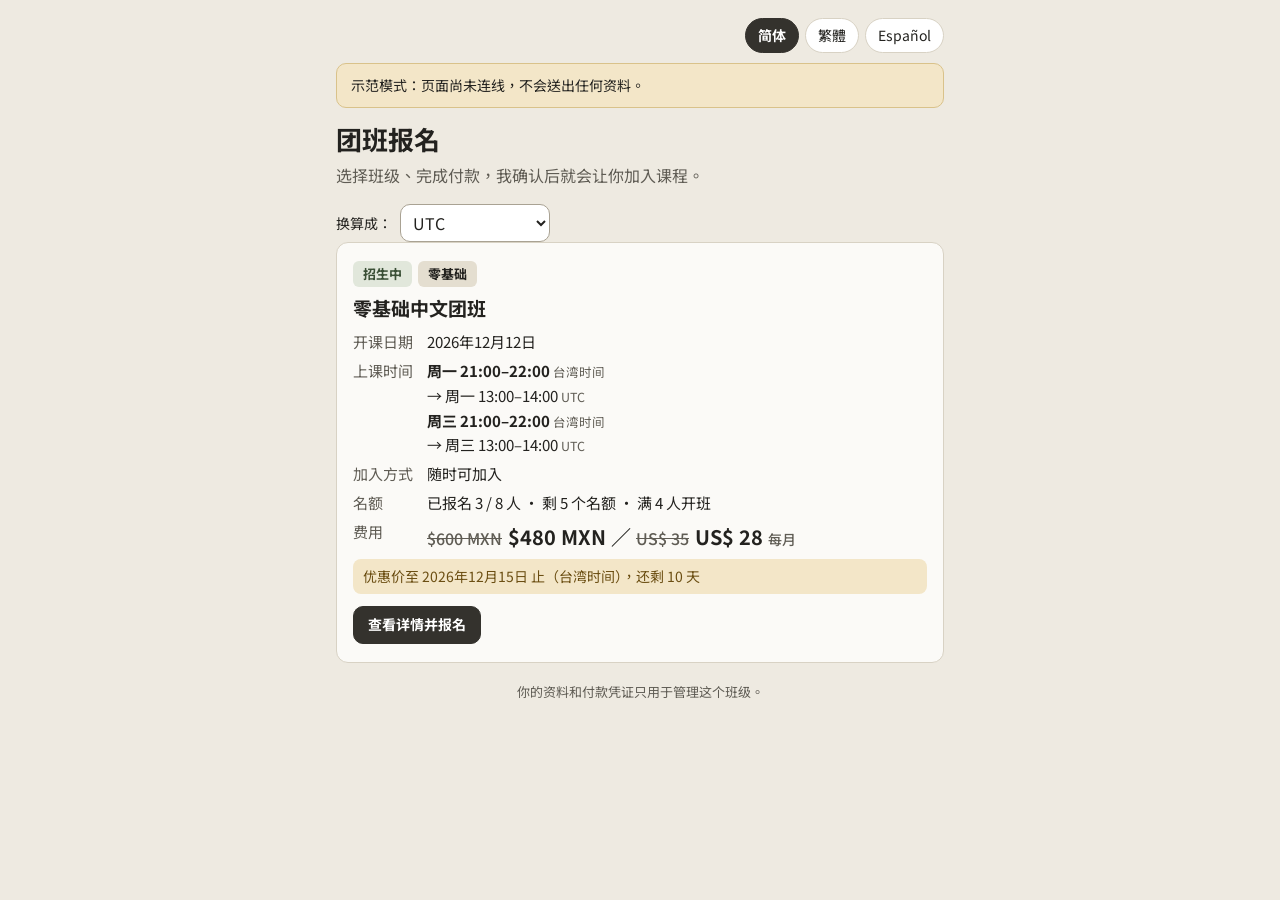
<file: class/index.html>
<!DOCTYPE html>
<html lang="zh-Hans">
<head>
<meta charset="utf-8">
<meta name="viewport" content="width=device-width, initial-scale=1, viewport-fit=cover">
<link rel="icon" type="image/png" href="icon.png">
<link rel="apple-touch-icon" href="icon.png">
<meta property="og:type" content="website">
<meta property="og:site_name" content="每天一分鐘 · Cada día unos minutos">
<meta property="og:title" content="团班报名 · 團班報名 · Clases grupales de chino">
<meta property="og:description" content="随时可报名，支持 MXN / USD 付款 · Inscríbete cuando quieras, paga en MXN o USD">
<meta property="og:url" content="https://wangchiapin.github.io/subscription/class/">
<meta property="og:image" content="https://wangchiapin.github.io/subscription/class/og.jpg?v=20261106">
<meta property="og:image:width" content="1200">
<meta property="og:image:height" content="630">
<meta name="twitter:card" content="summary_large_image">
<title>团班报名</title>
<link rel="preconnect" href="https://fonts.googleapis.com">
<link rel="preconnect" href="https://fonts.gstatic.com" crossorigin>
<link href="https://fonts.googleapis.com/css2?family=Noto+Sans+TC:wght@400;500;700&family=Noto+Sans+SC:wght@400;500;700&display=swap" rel="stylesheet">
<link rel="stylesheet" href="common.css?v=5">
</head>
<body>
<div class="wrap">
  <div class="langsw" id="langsw" role="group" aria-label="Idioma / 语言 / 語言"></div>
  <div id="demo" class="demo" hidden data-i="demo"></div>

  <!-- 班級列表 -->
  <section id="vList">
    <h1 data-i="title"></h1>
    <p class="lead" data-i="lead"></p>
    <p class="promo" id="renewList" hidden></p>
    <div id="loading" class="card" data-i="loading"></div>
    <div id="loaderr" class="err-box" hidden></div>
    <div id="courses"></div>
  </section>

  <!-- 班級詳情 -->
  <section id="vDetail" hidden>
    <button type="button" class="back" id="backList" data-i="backList"></button>
    <div id="detail"></div>
  </section>

  <!-- 報名流程 -->
  <section id="vFlow" hidden>
    <button type="button" class="back" id="backDetail">← <span id="flowCourse"></span></button>
    <ol class="steps" id="steps">
      <li class="on" id="st1"><span>1</span><i data-i="stepData"></i></li>
      <li id="st2"><span>2</span><i data-i="stepPay"></i></li>
    </ol>

    <form id="f1" class="card form" novalidate autocomplete="on">
      <p class="promo" id="renewNote" hidden></p>
      <label><span class="lbl" data-i="name"></span>
        <input type="text" name="name" maxlength="80" autocomplete="name">
        <p class="fe" data-for="name"></p></label>

      <label><span class="lbl" data-i="country"></span>
        <select name="country"></select>
        <p class="fe" data-for="country"></p></label>
      <label id="otherBox" hidden><span class="lbl" data-i="otherCountryLbl"></span>
        <input type="text" name="countryOther" maxlength="40">
        <p class="fe" data-for="countryOther"></p></label>

      <div class="grid2">
        <label><span class="lbl" data-i="email"></span>
          <input type="email" name="email" inputmode="email" autocomplete="email" maxlength="120">
          <p class="fe" data-for="email"></p></label>
        <label><span class="lbl" data-i="email2"></span>
          <input type="email" name="email2" inputmode="email" autocomplete="off" maxlength="120">
          <p class="fe" data-for="email2"></p></label>
      </div>

      <label><span class="lbl" data-i="wa"></span>
        <input type="tel" name="whatsapp" inputmode="tel" autocomplete="tel" maxlength="25" placeholder="+52 55 1234 5678">
        <p class="hint" data-i="waHint"></p>
        <p class="fe" data-for="whatsapp"></p></label>

      <label><span class="lbl" data-i="level"></span>
        <select name="studentLevel"></select>
        <p class="fe" data-for="studentLevel"></p></label>

      <label><span class="lbl" data-i="source"></span>
        <select name="source"></select>
        <p class="fe" data-for="source"></p></label>

      <label><span class="lbl" data-i="startWish"></span>
        <input type="date" name="desiredStart">
        <p class="hint" data-i="startHint"></p></label>

      <label><span class="lbl" data-i="note"></span>
        <textarea name="note" maxlength="500"></textarea></label>

      <div class="policy">
        <details><summary data-i="privTitle"></summary><p id="privBody"></p></details>
      </div>

      <div><label class="chk"><input type="checkbox" name="agree"><span data-i="consent"></span></label>
        <p class="fe" data-for="agree"></p></div>

      <div class="hp" aria-hidden="true"><label>Website<input type="text" name="website" tabindex="-1" autocomplete="off"></label></div>

      <div class="actions"><button type="submit" class="btn primary" id="next"></button></div>
      <div id="err1" class="err-box" hidden></div>
    </form>

    <form id="f2" class="form" novalidate hidden>
      <div class="card">
        <h2 data-i="summary"></h2>
        <dl class="sum" id="sum"></dl>
        <p class="promo" id="promoNote" hidden></p>
      </div>
      <div class="card form">
        <div id="curBox" hidden>
          <span class="lbl" data-i="payCurrency"></span>
          <div class="opts" id="curOpts"></div>
        </div>
        <div id="codeBox">
          <label for="codeIn"><span class="lbl" data-i="codeLbl"></span></label>
          <div class="codeRow"><input type="text" id="codeIn" maxlength="20" autocomplete="off" autocapitalize="characters" spellcheck="false"><button type="button" class="btn sm" id="codeBtn"></button></div>
          <p class="fe" id="codeMsg" role="status"></p>
        </div>
        <div class="box" id="payBox"></div>

        <label><span class="lbl" id="refLabel"></span>
          <input type="text" name="ref" maxlength="80" autocomplete="off">
          <p class="hint" id="refHint"></p></label>

        <label><span class="lbl" data-i="paidAt"></span>
          <input type="datetime-local" name="paidAt"></label>

        <div>
          <span class="lbl" data-i="shot"></span>
          <div class="shot">
            <label class="btn sm" for="shot" id="shotBtn" tabindex="0"></label>
            <input type="file" id="shot" accept="image/*">
            <img id="prev" alt="" hidden>
            <button type="button" class="btn sm" id="shotDel" hidden data-i="remove"></button>
          </div>
          <p class="fe" id="shotErr"></p>
        </div>

        <label class="chk"><input type="checkbox" id="ok"><span data-i="confirmPaid"></span></label>
        <p class="hint" id="hint2" data-i="fillAll"></p>
        <div class="actions">
          <button type="button" class="btn" id="back" data-i="back"></button>
          <button type="submit" class="btn primary" id="submit" disabled></button>
        </div>
        <div id="err2" class="err-box" hidden></div>
      </div>
    </form>
  </section>

  <!-- 完成 -->
  <section id="vDone" class="card done" hidden>
    <div class="ok" aria-hidden="true">✓</div>
    <h2 id="doneTitle"></h2>
    <p id="doneText"></p>
    <p class="hint"><span data-i="doneRef"></span> <b id="doneRef"></b></p>
    <p class="hint" id="doneMail"></p>
    <div class="box" style="margin-top:14px">
      <p class="hint" data-i="doneLink" style="text-align:left"></p>
      <p class="mylink"><a id="doneLinkA" href="#"></a></p>
      <div class="actions"><button type="button" class="btn sm" id="doneCopy"></button><a class="btn sm primary" id="doneOpen" href="#" data-i="openMy"></a></div>
    </div>
  </section>

  <p class="foot" data-i="foot"></p>
</div>

<script src="common.js?v=5"></script>
<script>
(function () {
  "use strict";
  const { t, $, $$, esc, pick, money, fmtYmd, daysBetween, slotsHtml, tzOptions, countryName, COUNTRIES, apiGet, apiPost, lsGet, lsPut } = CLS;
  const S = { courses: [], today: CLS.twToday(), contact: {}, course: null, tz: CLS.defaultTz(), info: null, cur: "", shot: null, sending: false, waitlist: false, country: "", doneWait: false, renew: null, renewToken: new URLSearchParams(location.search).get("renew") || "" };
  const f1 = $("#f1"), f2 = $("#f2");
  const contactEmail = () => (S.info && S.info.contact && S.info.contact.email) || S.contact.email || CLS.DEFAULT_EMAIL;
  const contactIg = () => (S.info && S.info.contact && S.info.contact.ig) || S.contact.ig || CLS.DEFAULT_IG;

  function show(v) {
    ["vList", "vDetail", "vFlow", "vDone"].forEach(id => { $("#" + id).hidden = id !== v; });
    window.scrollTo({ top: 0 });
  }

  /* ---------- 班級卡片 ---------- */
  function stateTag(c) {
    const m = c.state === "open" ? (c.status === "confirmed" ? ["st_confirmed", "good"] : ["st_open", "good"])
      : c.state === "waitlist" ? ["st_waitlist", "warn"] : c.state === "full" ? ["st_full", "bad"] : ["st_deadline", "bad"];
    return `<span class="tag ${m[1]}">${esc(t(m[0]))}</span>`;
  }
  const levelTag = c => (CLS.K["lv_" + c.level] ? `<span class="tag">${esc(t("lv_" + c.level))}</span>` : "");
  function priceHtml(c) {
    const o = (c.options || []);
    if (!o.length) return "";
    return `<span class="price">${o.map(x => (x.promo ? `<span class="was">${esc(money(x.list, x.currency))}</span>` : "") + esc(money(x.amount, x.currency))).join(" ／ ")} <small>${esc(t("unit_" + (c.priceUnit || "month")))}</small></span>`;
  }
  function promoHtml(c) {
    const o = (c.options || []).filter(x => x.promo)[0];
    if (!o || !CLS.isYmd(c.promoUntil)) return "";
    const n = daysBetween(S.today, c.promoUntil);
    return `<p class="promo">${esc(n <= 0 ? t("promoLast") : t("promoLine", { d: fmtYmd(c.promoUntil), n: n }))}</p>`;
  }
  function seatsHtml(c) {
    const cap = Number(c.capacity) || 0, taken = Number(c.taken) || 0;
    if (!cap) return esc(t("noLimit"));
    const bits = [t("seatsInfo", { taken: taken, cap: cap })];
    if (taken < cap) bits.push(t("seatsLeft", { n: cap - taken }));
    if (c.status === "open" && Number(c.minStudents) > taken) bits.push(t("minOpen", { n: c.minStudents }));
    return esc(bits.join(" · "));
  }
  function facts(c, full) {
    const rows = [];
    if (CLS.isYmd(c.startDate)) rows.push([t("fStart"), esc(fmtYmd(c.startDate))]);
    if ((c.slots || []).length) rows.push([t("fTime"), slotsHtml(c.slots, S.tz, S.today)]);
    if (c.joinMode && CLS.K["join_" + c.joinMode]) rows.push([t("fJoin"), esc(t("join_" + c.joinMode))]);
    rows.push([t("fSeats"), seatsHtml(c)]);
    if ((c.options || []).length) rows.push([t("fPrice"), priceHtml(c)]);
    if (full && CLS.isYmd(c.signupDeadline)) rows.push([t("fDeadline"), esc(fmtYmd(c.signupDeadline))]);
    return `<dl class="facts">${rows.map(r => `<dt>${esc(r[0])}</dt><dd>${r[1]}</dd>`).join("")}</dl>`;
  }
  function tzBar(id) {
    return `<div class="tzbar"><span>${esc(t("tzLabel"))}</span><select id="${id}" class="tzsel" aria-label="${esc(t("tzLabel"))}">${tzOptions(S.tz)}</select></div>`;
  }
  function cover(c) { return c.coverUrl ? `<img class="cover" src="${esc(c.coverUrl)}" alt="" loading="lazy">` : ""; }

  function renderList() {
    const box = $("#courses");
    if (!S.courses.length) { box.innerHTML = `<div class="card">${esc(t("noCourses"))}</div>`; return; }
    box.innerHTML = tzBar("tzList") + S.courses.map(c => `<article class="card click" data-open="${esc(c.id)}" tabindex="0" role="link">
      ${cover(c)}<div class="tags">${stateTag(c)}${levelTag(c)}</div>
      <h2>${esc(pick(c.title))}</h2>${facts(c, false)}${promoHtml(c)}
      <p style="margin:12px 0 0"><span class="btn sm primary">${esc(t("details"))}</span></p></article>`).join("");
  }
  function textSec(label, obj) {
    const s = pick(obj); return s ? `<div class="sec"><h3>${esc(label)}</h3><div class="text">${esc(s)}</div></div>` : "";
  }
  function renderDetail() {
    const c = S.course; if (!c) return;
    const can = c.state === "open" || c.state === "waitlist";
    $("#detail").innerHTML = `<article class="card">${cover(c)}<div class="tags">${stateTag(c)}${levelTag(c)}</div>
      <h1 style="font-size:22px">${esc(pick(c.title))}</h1>${tzBar("tz")}${facts(c, true)}${CLS.changesHtml(c, S.tz, S.today)}${promoHtml(c)}
      ${textSec(t("secIntro"), c.intro)}${textSec(t("secRules"), c.rules)}${textSec(t("secRefund"), c.refund)}${textSec(t("secNote"), c.note)}
      ${can ? `<p style="margin:18px 0 0"><button type="button" class="btn primary block" id="goSignup">${esc(t(c.state === "waitlist" ? "waitBtn" : "signupBtn"))}</button></p>` : ""}</article>`;
  }

  /* ---------- 路由：網址 #c=班級編號 ---------- */
  function route() {
    const m = location.hash.match(/^#c=([\w-]+)$/), c = m && S.courses.filter(x => x.id === m[1])[0];
    if (c) { S.course = c; renderDetail(); show("vDetail"); } else { S.course = null; renderList(); show("vList"); }
  }
  document.addEventListener("click", e => {
    const card = e.target.closest("[data-open]"); if (card) { location.hash = "c=" + card.dataset.open; return; }
    if (e.target.id === "goSignup") startFlow();
  });
  document.addEventListener("keydown", e => { const card = e.target.closest && e.target.closest("[data-open]"); if (card && (e.key === "Enter" || e.key === " ")) { e.preventDefault(); location.hash = "c=" + card.dataset.open; } });
  document.addEventListener("change", e => {
    if (!e.target.classList || !e.target.classList.contains("tzsel")) return;
    S.tz = e.target.value; lsPut("clsTz", S.tz);
    S.course ? renderDetail() : renderList();
  });
  $("#backList").addEventListener("click", () => { location.hash = ""; });
  $("#backDetail").addEventListener("click", () => { route(); });
  window.addEventListener("hashchange", route);

  /* ---------- 載入 ---------- */
  async function init() {
    if (CLS.DEMO) $("#demo").hidden = false;
    try {
      const r = await apiGet("courses");
      if (!r.ok) throw new Error("api");
      S.courses = r.courses || []; S.today = r.today || S.today; S.contact = r.contact || {};
    } catch (e) {
      console.error(e); $("#loading").hidden = true;
      const b = $("#loaderr"); b.hidden = false; b.textContent = t("loadErr"); return;
    }
    $("#loading").hidden = true;
    if (/^[a-f0-9]{32}$/.test(S.renewToken)) {                 // 續報連結：帶入舊資料（失敗就當一般報名）
      try { const r = await apiGet("renew", { t: S.renewToken }); if (r.ok && r.profile) { S.renew = r.profile; } } catch (e) { console.error(e); }
    }
    renderRenew();
    route();
  }
  function renderRenew() {
    const l = $("#renewList"); l.hidden = !S.renew; if (S.renew) l.textContent = t("renewList", { name: S.renew.name });
    const n = $("#renewNote"); n.hidden = !S.renew; if (S.renew) n.textContent = t("renewHi", { name: S.renew.name });
  }
  /* 續報：用舊資料填表（覆蓋草稿），同意規定一定要重新勾 */
  function applyRenew() {
    const r = S.renew; if (!r) return;
    const set = (n, v) => { if (v !== undefined && v !== null && f1.elements[n]) f1.elements[n].value = v; };
    set("name", r.name); set("email", r.email); set("email2", r.email); set("whatsapp", r.whatsapp);
    if (r.countryCode === "OTHER") set("countryOther", r.country);
    pendingSel = { country: r.countryCode, studentLevel: r.studentLevel, source: r.source };
    f1.elements.agree.checked = false;
  }

  /* ---------- 第 1 步 ---------- */
  function buildSelects() {
    const cs = f1.elements.country, cv = cs.value;
    cs.innerHTML = `<option value="">${esc(t("pickCountry"))}</option>` + COUNTRIES.map(c => `<option value="${c[0]}">${esc(c[0] === "OTHER" ? t("otherCountry") : countryName(c))}</option>`).join("");
    cs.value = cv;
    const ls = f1.elements.studentLevel, lv = ls.value;
    ls.innerHTML = `<option value="">${esc(t("pickLevel"))}</option>` + ["zero", "some", "basic", "mid", "high"].map(k => `<option value="${k}">${esc(t("sl_" + k))}</option>`).join("");
    ls.value = lv;
    const ss = f1.elements.source, sv = ss.value;
    ss.innerHTML = `<option value="">${esc(t("pickLevel"))}</option>` + ["ig", "fb", "friend", "wa", "other"].map(k => `<option value="${k}">${esc(t("src_" + k))}</option>`).join("");
    ss.value = sv;
  }
  function startFlow() {
    const c = S.course; if (!c) return;
    S.waitlist = c.state === "waitlist"; S.info = null; S.shot = null;
    $("#flowCourse").textContent = pick(c.title);
    f1.elements.desiredStart.min = S.today;
    restoreDraft(); applyRenew(); renderFlowTexts(); showStep(1); show("vFlow");
  }
  function renderPolicy() { $("#privBody").textContent = t("privBody", { mail: contactEmail() }); }
  function renderFlowTexts() {
    buildSelects(); restoreSelects(); renderPolicy();
    $("#next").textContent = S.waitlist ? t("sendWait") : t("next");
    $("#flowCourse").textContent = S.course ? pick(S.course.title) : "";
    $$(".fe[data-for]", f1).forEach(p => { if (p.dataset.k) p.textContent = t(p.dataset.k); });
    if (!f2.hidden && S.info) { renderSum(); renderCurOpts(); renderPay(); renderCodeUi(); }
    setShot(S.shot);
  }
  function showStep(n) {
    f1.hidden = n !== 1; f2.hidden = n !== 2;
    $("#st1").className = n === 1 ? "on" : "done"; $("#st2").className = n === 2 ? "on" : "";
    $("#steps").hidden = S.waitlist;
    window.scrollTo({ top: 0 });
  }
  const DRAFT = "clsDraft";
  let pendingSel = {};
  function saveDraft() {
    try { const d = {}; ["name", "country", "countryOther", "email", "email2", "whatsapp", "studentLevel", "source", "note"].forEach(n => { d[n] = f1.elements[n].value; }); localStorage.setItem(DRAFT, JSON.stringify(d)); } catch (e) { /* 忽略 */ }
  }
  function restoreDraft() {
    let d = null; try { d = JSON.parse(localStorage.getItem(DRAFT) || "null"); } catch (e) { d = null; }
    if (!d) return;
    ["name", "countryOther", "email", "email2", "whatsapp", "note"].forEach(n => { if (d[n] && !f1.elements[n].value) f1.elements[n].value = d[n]; });
    pendingSel = { country: d.country, studentLevel: d.studentLevel, source: d.source };
  }
  function restoreSelects() {
    ["country", "studentLevel", "source"].forEach(n => { if (pendingSel[n] && !f1.elements[n].value) f1.elements[n].value = pendingSel[n]; });
    S.country = f1.elements.country.value; $("#otherBox").hidden = S.country !== "OTHER";
  }
  f1.addEventListener("input", saveDraft);
  f1.addEventListener("change", e => {
    saveDraft();
    if (e.target.name !== "country") return;
    $("#otherBox").hidden = e.target.value !== "OTHER";
    const wa = f1.elements.whatsapp, prev = COUNTRIES.filter(c => c[0] === S.country)[0], cur = COUNTRIES.filter(c => c[0] === e.target.value)[0];
    const empty = !wa.value.trim() || (prev && prev[4] && wa.value.replace(/\s/g, "") === "+" + prev[4]);
    if (empty) wa.value = cur && cur[4] ? "+" + cur[4] + " " : "";
    S.country = e.target.value;
  });
  function fieldErr(name, key) {
    const p = $(`.fe[data-for="${name}"]`, f1); if (p) { p.dataset.k = key || ""; p.textContent = key ? t(key) : ""; }
    const i = f1.elements[name]; if (i && i.setAttribute) i.setAttribute("aria-invalid", key ? "true" : "false");
    return !key;
  }
  function validate1() {
    const v = n => (f1.elements[n].value || "").trim(), bad = [];
    const chk = (name, ok, key) => { if (!fieldErr(name, ok ? "" : key)) bad.push(name); };
    chk("name", v("name").length >= 2, "eName");
    chk("country", !!v("country"), "eCountry");
    chk("countryOther", v("country") !== "OTHER" || v("countryOther").length >= 2, "eOther");
    chk("email", /^[^\s@]+@[^\s@]+\.[^\s@]+$/.test(v("email")), "eEmail");
    chk("email2", v("email").toLowerCase() === v("email2").toLowerCase(), "eEmail2");
    const digits = v("whatsapp").replace(/\D/g, "");
    chk("whatsapp", v("whatsapp").charAt(0) === "+" && digits.length >= 8 && digits.length <= 15, "eWa");
    chk("studentLevel", !!v("studentLevel"), "eLevel");
    chk("source", !!v("source"), "eSource");
    chk("agree", f1.elements.agree.checked, "eConsent");
    if (bad.length) { const el = f1.elements[bad[0]]; if (el && el.focus) el.focus(); return false; }
    return true;
  }
  const showErr = (id, msg) => { const b = $(id); b.hidden = !msg; b.textContent = msg || ""; };
  const ERR = { rate: "errRate", dup: "errDup", full: "errFull", closed: "errClosed", deadline: "errDeadline", currency: "errCurrency", shot: "errShot", payref: "errPayref", server: "errServer", code: "errCode", codeExpired: "errCodeExpired", codeUsedUp: "errCodeUsedUp", codeNoBenefit: "errCodeNoBenefit" };
  const CODE_ERR = Object.assign({ closed: "errClosed", course: "errServer" }, ERR);
  const errText = r => (ERR[r.error] ? t(ERR[r.error]) : t("errServer") + " (" + (r.error || "?") + ")");

  function baseBody() {
    const c = COUNTRIES.filter(x => x[0] === S.country)[0];
    return {
      action: "signup", hp: f1.elements.website.value, courseId: S.course.id,
      name: f1.elements.name.value.trim(), email: f1.elements.email.value.trim(), whatsapp: "+" + f1.elements.whatsapp.value.replace(/\D/g, ""),
      countryCode: S.country, nationality: S.country === "OTHER" ? f1.elements.countryOther.value.trim() : c[2],
      studentLevel: f1.elements.studentLevel.value, source: f1.elements.source.value, desiredStart: f1.elements.desiredStart.value || "", note: f1.elements.note.value.trim(),
      acceptedRules: true, uiLang: CLS.getLang(), renewFrom: S.renew ? S.renewToken : ""
    };
  }
  f1.addEventListener("submit", async e => {
    e.preventDefault(); showErr("#err1", "");
    if (f1.elements.website.value) return;
    if (!validate1()) return;
    S.country = f1.elements.country.value;
    const btn = $("#next"); btn.disabled = true; btn.textContent = t("sending");
    try {
      if (S.waitlist) {
        const r = await apiPost(baseBody());
        if (!r.ok) { showErr("#err1", errText(r)); return; }
        finish(r, true); return;
      }
      const info = await apiGet("payinfo", { courseId: S.course.id });
      if (!info.ok) { showErr("#err1", info.error === "closed" ? t("errClosed") : t("errServer")); return; }
      if (!(info.options || []).length) { showErr("#err1", t("errServer")); return; }
      S.info = info; S.shot = null;
      fillStep2(); showStep(2);
    } catch (err) { console.error(err); showErr("#err1", t("errNet")); }
    finally { btn.disabled = false; btn.textContent = S.waitlist ? t("sendWait") : t("next"); }
  });

  /* ---------- 第 2 步：付款 ---------- */
  const optOf = cur => S.info.options.filter(o => o.currency === cur)[0] || S.info.options[0];
  function renderSum() {
    const o = optOf(S.cur);
    $("#sum").innerHTML = `<dt>${esc(t("sCourse"))}</dt><dd>${esc(pick(S.course.title))}</dd>
      <dt>${esc(t("sTotal"))}</dt><dd class="total">${o.promo || o.code ? `<span class="was">${esc(money(o.list, o.currency))}</span>` : ""}${esc(money(o.amount, o.currency))} <small class="hint">${esc(t("unit_" + (S.course.priceUnit || "month")))}</small></dd>`;
    const n = $("#promoNote"), pr = !S.code && S.info.options.some(x => x.promo) && S.info.promoUntil;
    n.hidden = !pr; if (pr) { const d = daysBetween(S.today, S.info.promoUntil); n.textContent = d <= 0 ? t("promoLast") : t("promoLine", { d: fmtYmd(S.info.promoUntil), n: d }); }
  }
  function renderCurOpts() {
    const opts = S.info.options;
    $("#curBox").hidden = opts.length < 2;
    $("#curOpts").innerHTML = opts.map(o => `<label class="opt-row"><input type="radio" name="cur" value="${o.currency}" ${o.currency === S.cur ? "checked" : ""}>
      <span>${o.promo || o.code ? `<span class="was">${esc(money(o.list, o.currency))}</span>` : ""}<b>${esc(money(o.amount, o.currency))}</b> <span class="hint">${esc(t("c" + o.currency))}</span></span></label>`).join("");
  }
  const copyRow = text => `<div class="copyrow"><b>${esc(text)}</b><button type="button" class="btn sm" data-copy="${esc(text)}">${esc(t("copy"))}</button></div>`;
  function renderPay() {
    const o = optOf(S.cur), mxn = o.currency === "MXN", box = $("#payBox"), amt = money(o.amount, o.currency);
    if (!mxn) {
      const link = String((S.info.paypal && S.info.paypal.link) || CLS.DEFAULT_PAYPAL_ME).replace(/\/+$/, "") + "/" + Number(o.amount) + o.currency;
      box.innerHTML = `<p>${t("payPaypal", { amt: esc(amt) })}</p><a class="btn primary" href="${esc(link)}" target="_blank" rel="noopener">${esc(t("payPaypalBtn"))}</a>
        <p class="hint" style="margin-top:8px">${esc(t("payPaypalHint"))}</p>`;
      $("#refLabel").textContent = t("refPaypal"); $("#refHint").textContent = t("refHintPaypal");
    } else {
      const b = S.info.bank;
      box.innerHTML = S.info.bankMode === "show" && b
        ? `<p>${t("paySpei", { amt: esc(amt) })}</p><dl class="bank"><dt>${esc(t("bankName"))}</dt><dd>${esc(b.bank)}</dd><dt>${esc(t("holder"))}</dt><dd>${esc(b.holder)}</dd></dl>${copyRow(b.clabe)}${b.note ? `<p class="hint">${esc(b.note)}</p>` : ""}`
        : `<p>${t("payContact", {})}</p><p><b>${esc(amt)}</b></p><div class="actions"><a class="btn sm primary" href="${esc(contactIg())}" target="_blank" rel="noopener">${esc(t("contactIG"))}</a><a class="btn sm" href="mailto:${esc(contactEmail())}">${esc(t("contactMail"))}</a></div>`;
      $("#refLabel").textContent = t("refSpei"); $("#refHint").textContent = t("refHintSpei");
    }
    check2();
  }
  function fillStep2() {
    const opts = S.info.options;
    S.cur = (S.country === "MX" && opts.some(o => o.currency === "MXN")) ? "MXN" : opts[0].currency;
    S.baseOptions = opts.slice(); S.code = ""; S.codeErr = ""; $("#codeIn").value = ""; renderCodeUi();
    f2.elements.ref.value = ""; f2.elements.paidAt.value = CLS.nowLocal(); f2.elements.paidAt.max = CLS.nowLocal();
    $("#ok").checked = false; $("#shot").value = ""; showErr("#err2", "");
    renderSum(); renderCurOpts(); renderPay(); setShot(null);
  }
  /* 折扣碼：前端只是試算顯示，真正的金額由後端在送出時重算 */
  function renderCodeUi() {
    $("#codeIn").disabled = !!S.code; $("#codeBtn").textContent = t(S.code ? "codeRemove" : "codeApply");
    const m = $("#codeMsg");
    m.textContent = S.code ? t("codeApplied", { c: S.code }) : (S.codeErr ? t(S.codeErr) : "");
    m.style.color = S.code ? "var(--good)" : "";
  }
  function redrawPrice() { renderSum(); renderCurOpts(); renderPay(); renderCodeUi(); }
  $("#codeBtn").addEventListener("click", async () => {
    if (S.code) { S.info.options = S.baseOptions.slice(); S.code = ""; S.codeErr = ""; $("#codeIn").value = ""; redrawPrice(); return; }
    const raw = $("#codeIn").value.trim(); if (!raw) return;
    const btn = $("#codeBtn"); btn.disabled = true;
    try {
      const r = await apiGet("code", { courseId: S.course.id, code: raw });
      if (r.ok) { S.code = r.code; S.codeErr = ""; S.info.options = r.options; }
      else S.codeErr = CODE_ERR[r.error] || "errServer";
    } catch (err) { console.error(err); S.codeErr = "errNet"; }
    finally { btn.disabled = false; redrawPrice(); }
  });
  $("#codeIn").addEventListener("keydown", e => { if (e.key === "Enter") { e.preventDefault(); $("#codeBtn").click(); } });
  f2.addEventListener("change", e => { if (e.target.name === "cur") { S.cur = e.target.value; renderSum(); renderPay(); } });
  f2.addEventListener("input", check2);
  $("#back").addEventListener("click", () => showStep(1));

  /* 截圖：壓縮成 JPEG 再送 */
  async function compress(file) {
    if (!file.type.startsWith("image/")) throw new Error("type");
    const url = URL.createObjectURL(file);
    try {
      const img = await new Promise((res, rej) => { const i = new Image(); i.onload = () => res(i); i.onerror = () => rej(new Error("decode")); i.src = url; });
      const sc = Math.min(1, 1600 / Math.max(img.naturalWidth, img.naturalHeight));
      const c = document.createElement("canvas"); c.width = Math.round(img.naturalWidth * sc); c.height = Math.round(img.naturalHeight * sc);
      const ctx = c.getContext("2d"); ctx.fillStyle = "#fff"; ctx.fillRect(0, 0, c.width, c.height); ctx.drawImage(img, 0, 0, c.width, c.height);
      let q = 0.82, out = c.toDataURL("image/jpeg", q);
      while (out.length > 3000000 && q > 0.5) { q -= 0.1; out = c.toDataURL("image/jpeg", q); }
      if (out.length > 5000000) throw new Error("big");
      return out;
    } finally { URL.revokeObjectURL(url); }
  }
  function setShot(dataUrl) {
    S.shot = dataUrl;
    const img = $("#prev"); img.hidden = !dataUrl; if (dataUrl) img.src = dataUrl;
    $("#shotDel").hidden = !dataUrl; $("#shotBtn").textContent = t(dataUrl ? "change" : "upload");
  }
  $("#shot").addEventListener("change", async e => {
    const file = e.target.files[0]; $("#shotErr").textContent = ""; if (!file) return;
    try { setShot(await compress(file)); } catch (err) { console.error(err); setShot(null); $("#shotErr").textContent = t("shotBad"); }
    check2();
  });
  $("#shotBtn").addEventListener("keydown", e => { if (e.key === "Enter" || e.key === " ") { e.preventDefault(); $("#shot").click(); } });
  $("#shotDel").addEventListener("click", () => { $("#shot").value = ""; setShot(null); check2(); });

  function check2() {
    const ok = f2.elements.ref.value.trim().length >= 6 && !!f2.elements.paidAt.value && !!S.shot && $("#ok").checked && !S.sending;
    $("#submit").disabled = !ok; $("#hint2").hidden = ok;
    $("#submit").textContent = S.sending ? t("sending") : t("submit");
  }
  f2.addEventListener("submit", async e => {
    e.preventDefault(); if ($("#submit").disabled) return;
    S.sending = true; check2(); showErr("#err2", "");
    const o = optOf(S.cur), body = baseBody();
    if (S.code) body.code = S.code;
    Object.assign(body, { currency: o.currency, ref: f2.elements.ref.value.trim(), paidAt: f2.elements.paidAt.value, screenshot: { mime: "image/jpeg", data: S.shot.split(",")[1] } });
    try {
      const r = await apiPost(body);
      if (!r.ok) { showErr("#err2", errText(r)); return; }
      finish(r, false);
    } catch (err) { console.error(err); showErr("#err2", t("errNet")); }
    finally { S.sending = false; check2(); }
  });

  /* ---------- 完成 ---------- */
  let doneInfo = null;
  function finish(r, wait) {
    try { localStorage.removeItem(DRAFT); } catch (e) { /* 忽略 */ }
    doneInfo = { ref: r.ref || "", url: r.myUrl || "", mail: f1.elements.email.value.trim(), wait: wait };
    renderDone(); show("vDone");
  }
  function renderDone() {
    if (!doneInfo) return;
    $("#doneTitle").textContent = t(doneInfo.wait ? "doneWaitTitle" : "doneTitle");
    $("#doneText").textContent = t(doneInfo.wait ? "doneWaitText" : "doneText");
    $("#doneRef").textContent = doneInfo.ref;
    $("#doneMail").textContent = t("mailSent", { mail: doneInfo.mail });
    const a = $("#doneLinkA"); a.textContent = doneInfo.url; a.href = doneInfo.url;
    $("#doneOpen").href = doneInfo.url; $("#doneCopy").dataset.copy = doneInfo.url; $("#doneCopy").textContent = t("copy");
  }

  /* ---------- 語言 ---------- */
  function applyLang() {
    CLS.setLang(CLS.getLang()); CLS.applyStatic(document);
    if (S.courses.length || !$("#vList").hidden) { if (S.course) renderDetail(); else if (!$("#vList").hidden) renderList(); }
    if (!$("#vFlow").hidden) renderFlowTexts();
    renderDone(); renderRenew();
    f2.hidden || check2();
  }
  CLS.bindLangSwitch($("#langsw"), applyLang);
  CLS.bindCopy();
  CLS.setLang(CLS.getLang()); CLS.applyStatic(document);
  $("#submit").textContent = t("submit");
  setShot(null);
  init();
})();
</script>
</body>
</html>
</file>
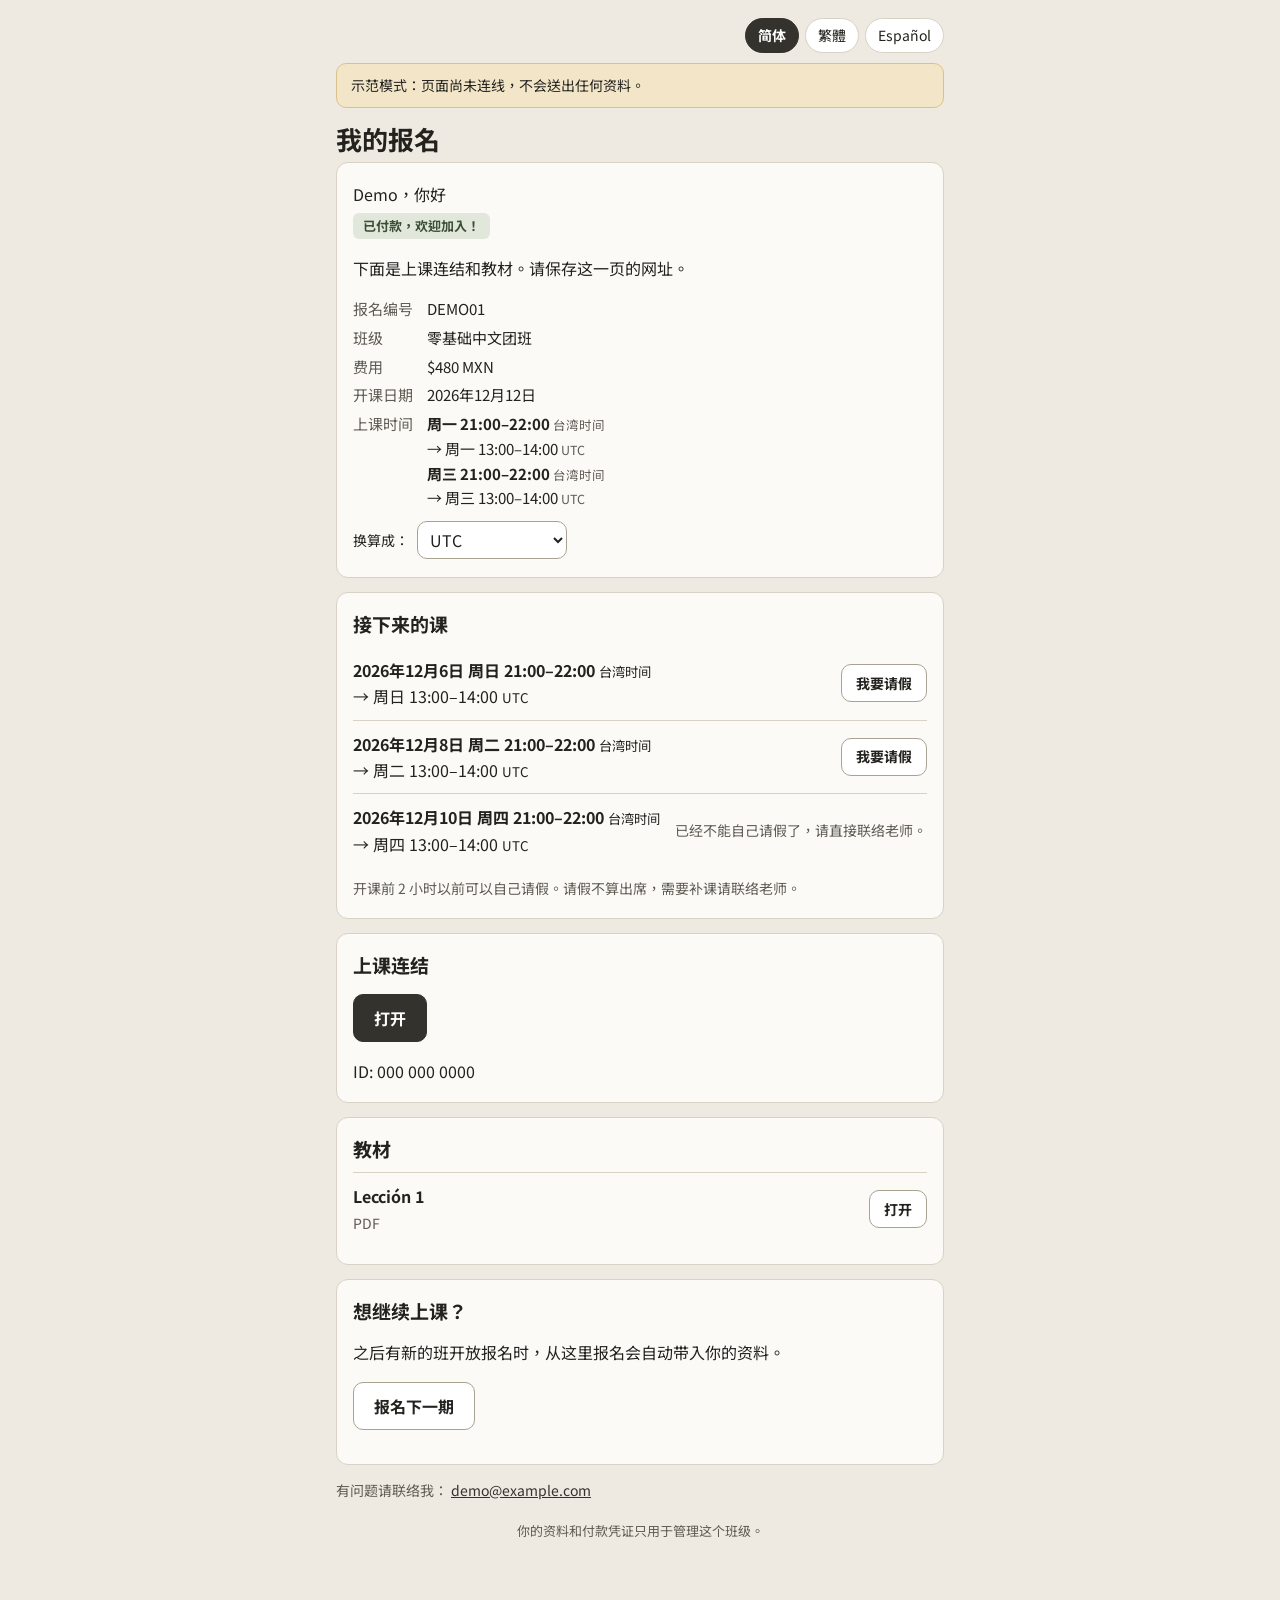
<file: class/my/index.html>
<!DOCTYPE html>
<html lang="zh-Hans">
<head>
<meta charset="utf-8">
<meta name="viewport" content="width=device-width, initial-scale=1, viewport-fit=cover">
<meta name="robots" content="noindex">
<link rel="icon" type="image/png" href="../icon.png">
<title>我的报名</title>
<link rel="preconnect" href="https://fonts.googleapis.com">
<link rel="preconnect" href="https://fonts.gstatic.com" crossorigin>
<link href="https://fonts.googleapis.com/css2?family=Noto+Sans+TC:wght@400;500;700&family=Noto+Sans+SC:wght@400;500;700&display=swap" rel="stylesheet">
<link rel="stylesheet" href="../common.css?v=5">
</head>
<body>
<div class="wrap">
  <div class="langsw" id="langsw" role="group" aria-label="Idioma / 语言 / 語言"></div>
  <div id="demo" class="demo" hidden data-i="demo"></div>
  <h1 data-i="myTitle"></h1>
  <div id="loading" class="card" data-i="loading"></div>
  <div id="err" class="err-box" hidden></div>
  <div id="main" hidden></div>
  <p class="foot" data-i="foot"></p>
</div>
<script src="../common.js?v=5"></script>
<script>
(function () {
  "use strict";
  const { t, $, esc, pick, money, fmtYmd, slotsHtml, tzOptions, lsPut } = CLS;
  const S = { data: null, tz: CLS.defaultTz() };
  const token = new URLSearchParams(location.search).get("t") || "";
  const STATUS_TONE = { pending: "warn", paid: "good", waitlist: "warn", refund_pending: "bad", refunded: "", cancelled: "" };

  function render() {
    const d = S.data; if (!d) return;
    const su = d.signup, c = d.course || {}, st = su.status, acc = d.access;
    const contactEmail = (d.contact && d.contact.email) || CLS.DEFAULT_EMAIL;
    const facts = [[t("myRef"), esc(su.ref)], [t("myCourse"), esc(pick(c.title))]];
    if (su.amount) facts.push([t("myPaid"), esc(money(su.amount, su.currency))]);
    if (CLS.isYmd(su.desiredStart)) facts.push([t("myStart"), esc(fmtYmd(su.desiredStart))]);
    if (CLS.isYmd(c.startDate)) facts.push([t("fStart"), esc(fmtYmd(c.startDate))]);
    if ((c.slots || []).length) facts.push([t("fTime"), slotsHtml(c.slots, S.tz, d.today)]);
    let html = `<article class="card"><p style="margin:0 0 6px">${esc(t("hello", { name: su.name }))}</p>
      <div class="tags"><span class="tag ${STATUS_TONE[st] || ""}">${esc(t("my_" + st))}</span></div>
      <p>${esc(t("msg_" + st))}</p>
      <dl class="facts">${facts.map(f => `<dt>${esc(f[0])}</dt><dd>${f[1]}</dd>`).join("")}</dl>
      ${CLS.changesHtml(c, S.tz, d.today)}
      ${(c.slots || []).length ? `<div class="tzbar"><span>${esc(t("tzLabel"))}</span><select id="tz">${tzOptions(S.tz)}</select></div>` : ""}</article>`;
    if (st === "paid") html += CLS.sessionsHtml(d.sessions, S.tz, d.leaveHours);
    if (st === "paid" && acc) {
      html += `<article class="card"><h2>${esc(t("zoom"))}</h2>`
        + (acc.zoomUrl ? `<p><a class="btn primary" href="${esc(acc.zoomUrl)}" target="_blank" rel="noopener">${esc(t("openLink"))}</a></p>` : `<p class="hint">${esc(t("noZoom"))}</p>`)
        + (acc.zoomNote ? `<div class="text">${esc(acc.zoomNote)}</div>` : "") + `</article>`
        + `<article class="card"><h2>${esc(t("materials"))}</h2>`
        + ((acc.materials || []).length ? acc.materials.map(m => `<div class="mat"><div><b>${esc(m.title)}</b>${m.note ? `<br><small class="hint">${esc(m.note)}</small>` : ""}</div>${m.url ? `<a class="btn sm" href="${esc(m.url)}" target="_blank" rel="noopener">${esc(t("openLink"))}</a>` : ""}</div>`).join("") : `<p class="hint">${esc(t("noMat"))}</p>`)
        + `</article>`;
    }
    if (st === "paid") {
      html += `<article class="card"><h2>${esc(t("renewTitle"))}</h2><p>${esc(t("renewText"))}</p><p><a class="btn" href="../?renew=${esc(token)}">${esc(t("renewBtn"))}</a></p></article>`;
    }
    html += `<p class="hint">${esc(t("contactMe"))} <a href="mailto:${esc(contactEmail)}">${esc(contactEmail)}</a></p>`;
    $("#main").innerHTML = html;
  }
  let leaving = false;
  document.addEventListener("click", async e => {
    const b = e.target.closest("[data-leave]"); if (!b || leaving) return;
    leaving = true; b.disabled = true;
    try {
      const r = await CLS.apiPost({ action: "leave", t: token, date: b.dataset.leave, undo: !!b.dataset.undo });
      if (!r.ok && r.error !== "late") throw new Error(r.error || "x");
      await load();
      if (!r.ok) { const m = $("#leaveErr"); if (m) m.textContent = t("leaveLate"); }
    } catch (err) { console.error(err); b.disabled = false; const m = $("#leaveErr"); if (m) m.textContent = t("leaveErr"); }
    finally { leaving = false; }
  });
  document.addEventListener("change", e => { if (e.target.id === "tz") { S.tz = e.target.value; lsPut("clsTz", S.tz); render(); } });

  function showErr(key) { const b = $("#err"); b.hidden = false; b.dataset.k = key; b.textContent = t(key); }
  async function load() {
    if (CLS.DEMO) $("#demo").hidden = false;
    $("#err").hidden = true;
    try {
      const r = await CLS.apiGet("my", { t: token });
      $("#loading").hidden = true;
      if (!r.ok) { showErr(r.error === "server" ? "myLoadErr" : "myNotFound"); return; }
      S.data = r; $("#main").hidden = false; render();
    } catch (e) {
      console.error(e); $("#loading").hidden = true;
      showErr("myLoadErr");
    }
  }
  function applyLang() {
    CLS.setLang(CLS.getLang()); CLS.applyStatic(document);
    document.title = t("myTitle");
    if (!$("#err").hidden) $("#err").textContent = t($("#err").dataset.k);
    render();
  }
  CLS.bindLangSwitch($("#langsw"), applyLang);
  CLS.setLang(CLS.getLang()); CLS.applyStatic(document); document.title = t("myTitle");
  load();
})();
</script>
</body>
</html>
</file>
<file: class/common.css>
*{box-sizing:border-box}
:root{
  --bg:#EEEAE1; --surface:#FBFAF7; --paper:#fff; --line:#D8D2C4; --ink:#23221F; --soft:#5F5C54;
  --main:#34322D; --main-d:#1F1E1B; --sel:#E4DED0;
  --good-bg:#E1E7DB; --good:#3A4F36; --warn-bg:#F3E6C8; --warn:#6B4E12; --bad-bg:#F0DAD4; --bad:#7A2E1F; --err:#A32A1C;
  --sans:"Noto Sans TC","Noto Sans SC","PingFang TC","PingFang SC","Microsoft JhengHei",system-ui,"Helvetica Neue",Arial,sans-serif;
}
html{-webkit-text-size-adjust:100%}
body{margin:0;background:var(--bg);color:var(--ink);font:16px/1.65 var(--sans)}
button,input,select,textarea{font:inherit;color:inherit}
[hidden]{display:none!important}
:focus-visible{outline:3px solid #C98A1B;outline-offset:2px}
a{color:var(--main)}
.wrap{max-width:640px;margin:0 auto;padding:18px 16px 90px}
h1{font-size:26px;line-height:1.3;margin:0 0 6px}
h2{font-size:19px;line-height:1.35;margin:0 0 10px}
h3{font-size:16px;margin:0 0 6px}
.lead{margin:0 0 16px;color:var(--soft)}
.hint{margin:0;color:var(--soft);font-size:14px}
.langsw{display:flex;justify-content:flex-end;gap:6px;margin:0 0 10px}
.langsw button{font-size:14px;padding:5px 12px;min-height:34px;border-radius:999px;border:1px solid var(--line);background:var(--paper);cursor:pointer}
.langsw button.on{background:var(--main);border-color:var(--main);color:#fff;font-weight:700}

.card{background:var(--surface);border:1px solid var(--line);border-radius:12px;padding:18px 16px;margin-bottom:14px}
.card.click{cursor:pointer}
.card.click:hover{border-color:var(--main)}
.cover{display:block;width:100%;max-height:200px;object-fit:cover;border-radius:8px;margin:0 0 12px;background:var(--sel)}
.tags{display:flex;flex-wrap:wrap;gap:6px;margin:0 0 8px}
.tag{display:inline-block;padding:2px 10px;border-radius:6px;font-size:13px;font-weight:700;background:var(--sel);color:var(--ink)}
.tag.good{background:var(--good-bg);color:var(--good)}
.tag.warn{background:var(--warn-bg);color:var(--warn)}
.tag.bad{background:var(--bad-bg);color:var(--bad)}
.facts{display:grid;grid-template-columns:auto 1fr;gap:4px 14px;margin:10px 0 0;font-size:15px}
.facts dt{color:var(--soft)}
.facts dd{margin:0}
.slot{display:block}
.slot small{color:var(--soft)}
.tzbar{display:flex;flex-wrap:wrap;align-items:center;gap:8px;margin:10px 0 0;font-size:14px}
.tzbar select{width:auto;max-width:100%;min-height:38px;padding:4px 8px}
.price{font-size:20px;font-weight:700}
.price small{font-size:14px;font-weight:500;color:var(--soft)}
.was{font-size:.8em;font-weight:500;color:var(--soft);text-decoration:line-through;margin-right:6px}
.promo{margin:6px 0 0;padding:6px 10px;border-radius:8px;background:var(--warn-bg);color:var(--warn);font-size:14px}
.text{white-space:pre-wrap;overflow-wrap:anywhere}
.sec{margin-top:14px}
.sec h3{padding-top:12px;border-top:1px dashed var(--line)}

.btn{display:inline-flex;align-items:center;justify-content:center;gap:6px;min-height:48px;padding:0 20px;border-radius:10px;border:1.5px solid #A9A293;background:var(--paper);font-weight:700;cursor:pointer;text-decoration:none;color:var(--ink)}
.btn.primary{background:var(--main);border-color:var(--main);color:#fff}
.btn.primary:hover:not(:disabled){background:var(--main-d)}
.btn:disabled{opacity:.45;cursor:not-allowed}
.btn.sm{min-height:38px;padding:0 14px;font-size:14px}
.btn.block{width:100%}
.actions{display:flex;gap:10px;margin-top:6px}
.actions .primary{flex:1}

.steps{display:grid;grid-template-columns:1fr 1fr;gap:8px;list-style:none;padding:0;margin:0 0 16px}
.steps li{display:flex;align-items:center;gap:8px;padding:8px 0;border-top:4px solid var(--line);color:var(--soft);font-weight:500}
.steps li span{display:grid;place-items:center;width:24px;height:24px;border-radius:50%;background:var(--line);font-size:13px;font-weight:700}
.steps li.on{border-top-color:var(--main);color:var(--ink);font-weight:700}
.steps li.on span,.steps li.done span{background:var(--main);color:#fff}
.steps li.done{border-top-color:var(--main)}

.form{display:grid;gap:16px}
label{display:block}
.lbl{display:block;font-size:14px;font-weight:500;margin-bottom:4px}
.opt{color:var(--soft);font-weight:400}
input[type=text],input[type=email],input[type=tel],input[type=number],input[type=date],input[type=datetime-local],select,textarea{width:100%;background:var(--paper);border:1px solid #A9A293;border-radius:10px;padding:10px 12px;font-size:16px;min-height:46px}
textarea{resize:vertical;min-height:76px}
input[aria-invalid=true],select[aria-invalid=true]{border-color:var(--err)}
.fe{margin:4px 0 0;color:var(--err);font-size:14px}
.fe:empty{display:none}
.grid2{display:grid;grid-template-columns:1fr 1fr;gap:12px}
@media(max-width:460px){.grid2{grid-template-columns:1fr}}
.hp{position:absolute;left:-9999px;width:1px;height:1px;overflow:hidden}
.chk{display:flex;gap:12px;align-items:flex-start}
.chk input{width:22px;height:22px;flex:none;margin-top:2px;accent-color:var(--main)}
.opts{display:grid;gap:8px}
.opt-row{display:grid;grid-template-columns:auto 1fr;align-items:center;gap:2px 12px;padding:12px 14px;border:1.5px solid #A9A293;border-radius:10px;cursor:pointer;background:var(--paper)}
.opt-row input{width:20px;height:20px;accent-color:var(--main)}
.opt-row:has(input:checked){border-color:var(--main);background:var(--sel)}
.err-box{background:var(--bad-bg);border:1px solid #D9B3A9;color:var(--bad);border-radius:10px;padding:10px 14px;margin-top:12px;font-size:14px}
.demo{background:var(--warn-bg);border:1px solid #D9C28A;border-radius:10px;padding:10px 14px;margin-bottom:14px;font-size:14px}
.sum{display:grid;grid-template-columns:auto 1fr;gap:4px 16px;margin:0}
.sum dt{color:var(--soft)}
.sum dd{margin:0;text-align:right;font-weight:500}
.sum .total{font-size:22px;font-weight:700}
.box{border:1px solid var(--line);border-radius:10px;padding:14px;background:var(--paper)}
.box p{margin:0 0 8px}
.copyrow{display:flex;align-items:center;justify-content:space-between;gap:10px;background:var(--surface);border:1px solid var(--line);border-radius:8px;padding:6px 6px 6px 12px;margin:6px 0}
.copyrow b{word-break:break-all}
.bank{display:grid;grid-template-columns:auto 1fr;gap:4px 14px;margin:0 0 6px}
.bank dt{color:var(--soft)}
.bank dd{margin:0;word-break:break-all}
.shot{display:flex;align-items:center;gap:12px;flex-wrap:wrap}
.shot img{max-width:120px;max-height:120px;border-radius:8px;border:1px solid var(--line)}
input[type=file]{position:absolute;left:-9999px}
.done{text-align:center;padding:28px 18px}
.done .ok{display:grid;place-items:center;width:54px;height:54px;margin:0 auto 12px;border-radius:50%;background:var(--main);color:#fff;font-size:28px}
.mylink{word-break:break-all;font-size:14px;text-align:left}
.foot{margin-top:18px;color:var(--soft);font-size:13px;text-align:center}
.mat{display:flex;align-items:center;justify-content:space-between;gap:10px;padding:10px 0;border-top:1px solid var(--line)}
.mat:first-child{border-top:0}
.back{display:inline-block;margin:0 0 10px;background:none;border:0;padding:6px 0;color:var(--main);font-weight:700;cursor:pointer;font-size:15px}

.chg ul{margin:6px 0 0;padding-left:18px}
.chg s{color:var(--soft)}
.sesslist{list-style:none;margin:6px 0 10px;padding:0}
.sess{display:flex;gap:10px;justify-content:space-between;align-items:center;flex-wrap:wrap;padding:10px 0;border-top:1px solid var(--line)}
.sess:first-child{border-top:0}.sess>div:first-child{flex:1 1 200px;min-width:0}.sess-act{display:flex;gap:8px;align-items:center;flex-wrap:wrap}
.codeRow{display:flex;gap:8px}
.codeRow input{flex:1;min-width:0;text-transform:uppercase}
.codeRow .btn{flex:none}
#codeBox{margin:2px 0}

.policy{display:grid;gap:8px}
.policy details{border:1px solid var(--line);border-radius:10px;background:var(--surface);padding:10px 12px}
.policy summary{cursor:pointer;font-weight:600;color:var(--ink)}
.policy p{margin:8px 0 2px;color:var(--soft);font-size:14px;line-height:1.7}
</file>
